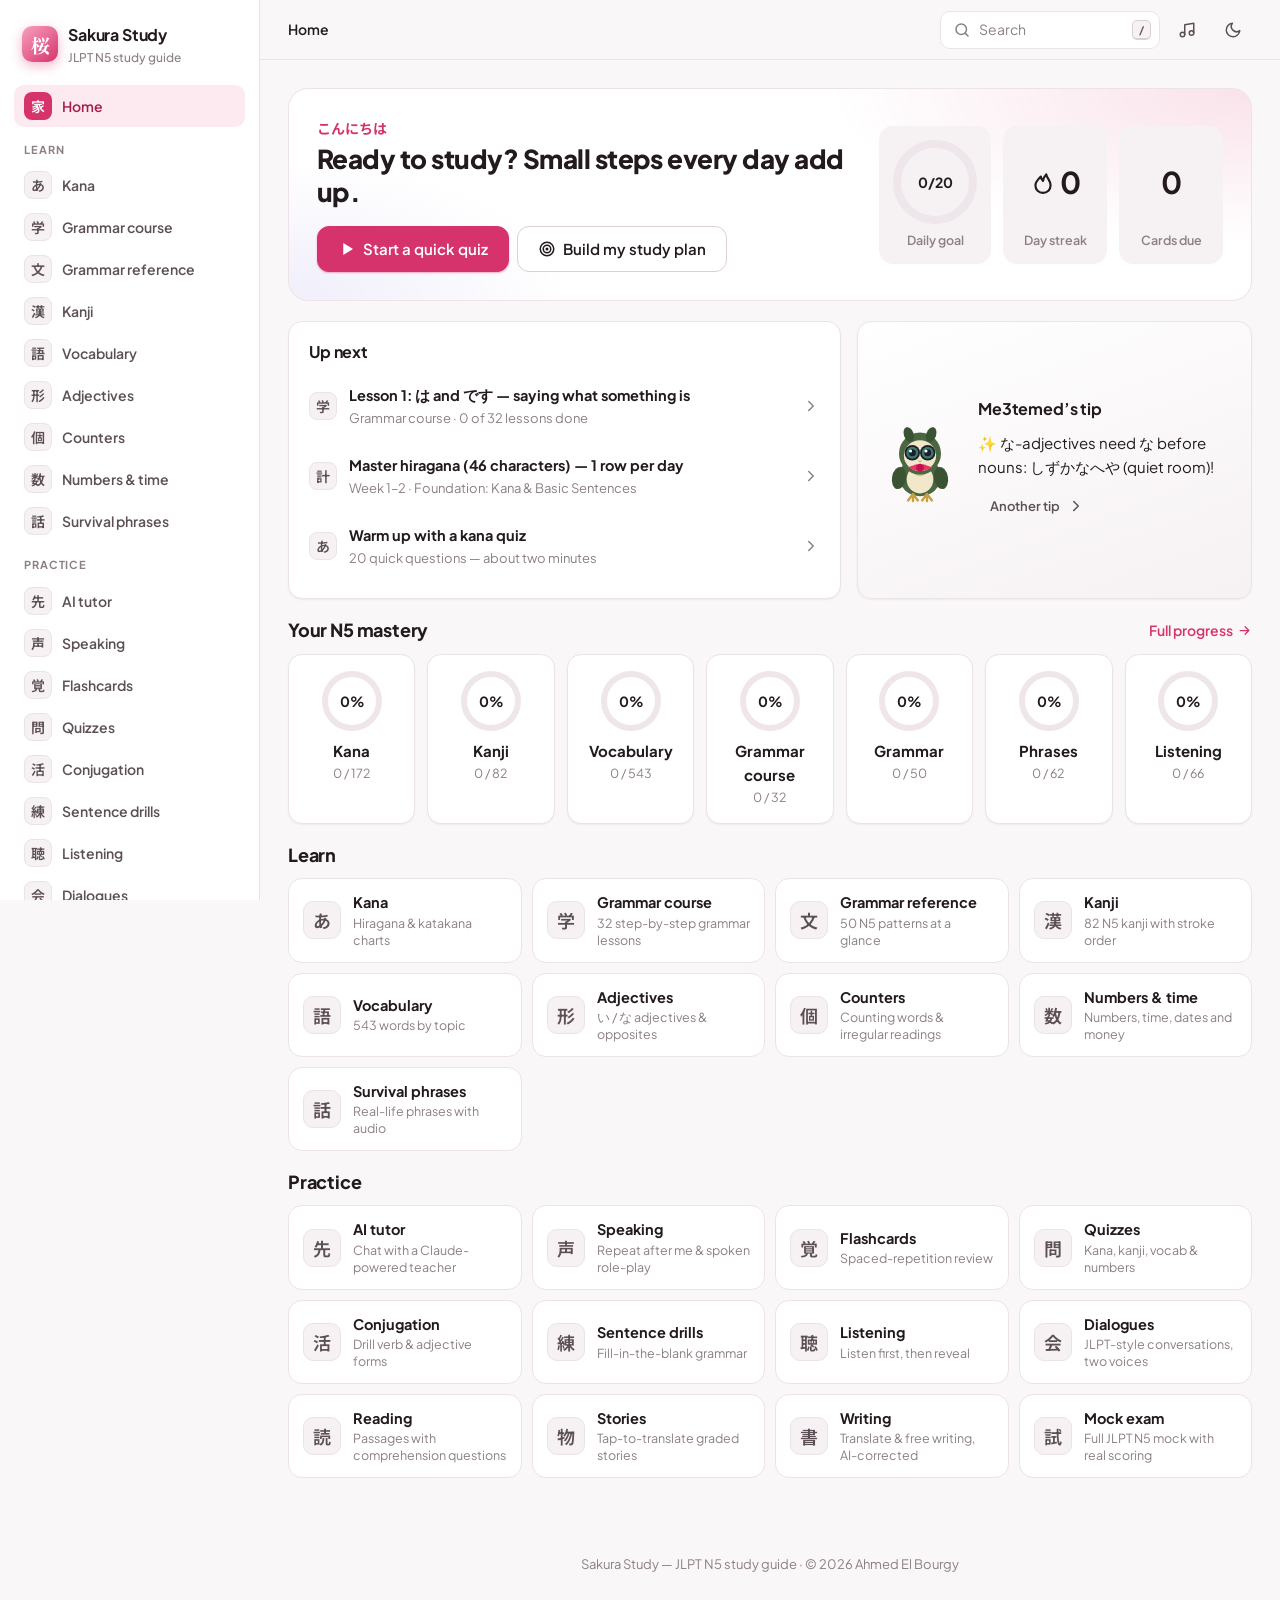
<file: index.html>
<!doctype html>
<html lang="en" data-theme="light">
<head>
  <meta charset="utf-8">
  <meta name="viewport" content="width=device-width, initial-scale=1, viewport-fit=cover">
  <title>Sakura Study · JLPT N5</title>
  <meta name="description" content="Sakura Study — a complete, free JLPT N5 Japanese study guide: kana, grammar, kanji, vocabulary, flashcards, quizzes and a mock exam.">
  <meta name="theme-color" content="#d6336c">
  <link rel="icon" href="data:image/svg+xml,%3Csvg xmlns='http://www.w3.org/2000/svg' viewBox='0 0 100 100'%3E%3Ctext y='.9em' font-size='90'%3E🌸%3C/text%3E%3C/svg%3E">
  <link rel="preconnect" href="https://fonts.googleapis.com">
  <link rel="preconnect" href="https://fonts.gstatic.com" crossorigin>
  <link href="https://fonts.googleapis.com/css2?family=Noto+Sans+JP:wght@400;500;600;700&family=Noto+Serif+JP:wght@500;600&family=Plus+Jakarta+Sans:wght@400;500;600;700;800&display=swap" rel="stylesheet">
  <link rel="stylesheet" href="assets/css/app.css">
  <script>
    // Apply the saved theme before first paint to avoid a flash
    try {
      var s = JSON.parse(localStorage.getItem('sakura_settings') || '{}');
      var t = s.theme || (localStorage.getItem('sakura_dark') === '1' ? 'dark' : 'auto');
      if (t === 'dark' || (t === 'auto' && matchMedia('(prefers-color-scheme: dark)').matches)) document.documentElement.dataset.theme = 'dark';
    } catch (e) {}
  </script>
</head>
<body>
  <div class="app">
    <aside class="sidebar" id="sidebar" aria-label="Sections">
      <a class="brand" href="#/home">
        <span class="brand-mark" lang="ja">桜</span>
        <span><b>Sakura Study</b><small>JLPT N5 study guide</small></span>
      </a>
      <nav id="sidebar-nav"></nav>
      <div id="account-card"></div>
    </aside>

    <div class="main">
      <header class="topbar">
        <button class="icon-btn" id="menu-btn" aria-label="Open menu"></button>
        <div id="crumb"></div>
        <span class="spacer"></span>
        <button id="search-btn" aria-label="Search (press /)"></button>
        <div id="sound-wrap"><button class="icon-btn" id="sound-btn" aria-label="Study ambience" title="Study ambience"></button></div>
        <button class="icon-btn" id="theme-btn" aria-label="Toggle dark mode"></button>
      </header>
      <main id="view" class="view" tabindex="-1"></main>
      <footer class="footer">Sakura Study — JLPT N5 study guide · © 2026 Ahmed El Bourgy</footer>
    </div>
  </div>
  <div id="scrim"></div>
  <nav id="bottom-nav" aria-label="Quick navigation"></nav>
  <noscript><p style="padding:2rem;text-align:center">Sakura Study needs JavaScript enabled.</p></noscript>

  <!-- Content (plain data — edit these to change what's taught) -->
  <script defer src="assets/js/data/grammar.js"></script>
  <script defer src="assets/js/data/kana.js"></script>
  <script defer src="assets/js/data/kanji.js"></script>
  <script defer src="assets/js/data/strokes.js"></script>
  <script defer src="assets/js/data/vocab.js"></script>
  <script defer src="assets/js/data/counters.js"></script>
  <script defer src="assets/js/data/numbers.js"></script>
  <script defer src="assets/js/data/phrases.js"></script>
  <script defer src="assets/js/data/practice.js"></script>
  <script defer src="assets/js/data/reading.js"></script>
  <script defer src="assets/js/data/plan.js"></script>
  <script defer src="assets/js/data/course1.js"></script>
  <script defer src="assets/js/data/course2.js"></script>
  <script defer src="assets/js/data/course.js"></script>
  <script defer src="assets/js/data/stories.js"></script>
  <script defer src="assets/js/data/dialogues.js"></script>
  <script defer src="assets/js/shared/conjugate.js"></script>
  <script defer src="assets/js/shared/sakura-ai.js"></script>

  <!-- Core -->
  <script defer src="assets/js/core/util.js"></script>
  <script defer src="assets/js/core/store.js"></script>
  <script defer src="assets/js/core/ai.js"></script>
  <script defer src="assets/js/core/tts.js"></script>
  <script defer src="assets/js/core/ui.js"></script>
  <script defer src="assets/js/core/quiz.js"></script>
  <script defer src="assets/js/core/cloud.js"></script>
  <script defer src="assets/js/core/ambient.js"></script>
  <script defer src="assets/js/core/strokes.js"></script>
  <script defer src="assets/js/core/custom.js"></script>
  <script defer src="assets/js/core/search.js"></script>
  <script defer src="assets/js/core/chat.js"></script>

  <!-- Pages -->
  <script defer src="assets/js/views/home.js"></script>
  <script defer src="assets/js/views/kana.js"></script>
  <script defer src="assets/js/views/course.js"></script>
  <script defer src="assets/js/views/grammar.js"></script>
  <script defer src="assets/js/views/kanji.js"></script>
  <script defer src="assets/js/views/vocab.js"></script>
  <script defer src="assets/js/views/adjectives.js"></script>
  <script defer src="assets/js/views/counters.js"></script>
  <script defer src="assets/js/views/numbers.js"></script>
  <script defer src="assets/js/views/phrases.js"></script>
  <script defer src="assets/js/views/tutor.js"></script>
  <script defer src="assets/js/views/review.js"></script>
  <script defer src="assets/js/views/quiz.js"></script>
  <script defer src="assets/js/views/drills.js"></script>
  <script defer src="assets/js/views/listening.js"></script>
  <script defer src="assets/js/views/reading.js"></script>
  <script defer src="assets/js/views/writing.js"></script>
  <script defer src="assets/js/views/exam.js"></script>
  <script defer src="assets/js/views/conjugate.js"></script>
  <script defer src="assets/js/views/stories.js"></script>
  <script defer src="assets/js/views/dialogues.js"></script>
  <script defer src="assets/js/views/speaking.js"></script>
  <script defer src="assets/js/views/progress.js"></script>
  <script defer src="assets/js/views/bookmarks.js"></script>
  <script defer src="assets/js/views/myplan.js"></script>
  <script defer src="assets/js/views/plan.js"></script>
  <script defer src="assets/js/views/dictionary.js"></script>
  <script defer src="assets/js/views/anime.js"></script>
  <script defer src="assets/js/views/resources.js"></script>
  <script defer src="assets/js/views/account.js"></script>

  <!-- App shell (last) -->
  <script defer src="assets/js/main.js"></script>
</body>
</html>
</file>
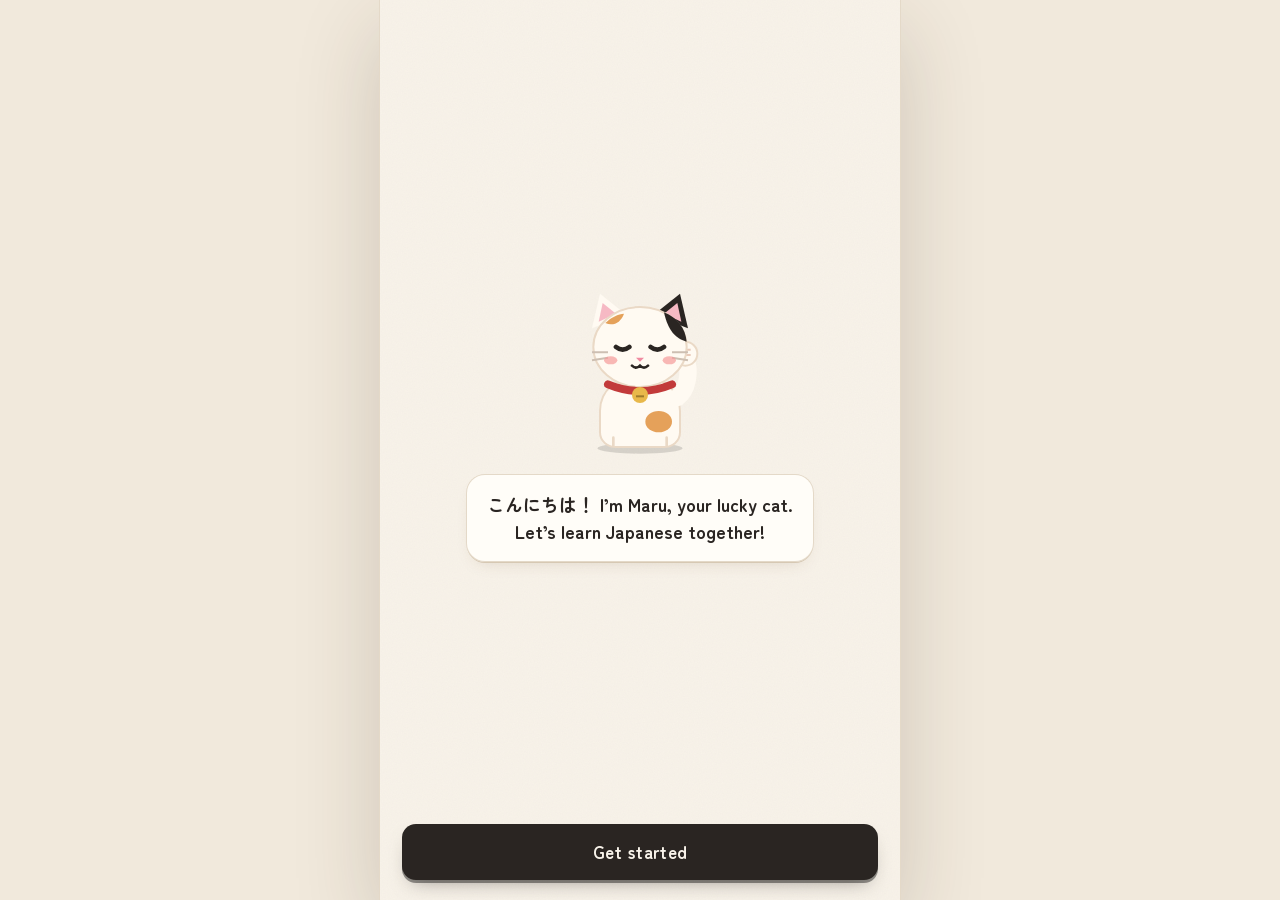
<file: app/index.html>
<!doctype html>
<html lang="en">
<head>
  <meta charset="utf-8">
  <meta name="viewport" content="width=device-width, initial-scale=1, viewport-fit=cover, user-scalable=no">
  <title>Sakura Study</title>
  <meta name="description" content="Learn Japanese for the JLPT N5 — bite-sized lessons, streaks and practice on the go.">
  <meta name="theme-color" content="#f8f3ea" media="(prefers-color-scheme: light)">
  <meta name="theme-color" content="#151a2b" media="(prefers-color-scheme: dark)">
  <!-- iPhone: install to Home Screen and run full-screen -->
  <meta name="apple-mobile-web-app-capable" content="yes">
  <meta name="mobile-web-app-capable" content="yes">
  <meta name="apple-mobile-web-app-status-bar-style" content="default">
  <meta name="apple-mobile-web-app-title" content="Sakura Study">
  <link rel="apple-touch-icon" href="icons/icon-180.png">
  <link rel="icon" type="image/png" sizes="192x192" href="icons/icon-192.png">
  <link rel="manifest" href="manifest.webmanifest">
  <link rel="preconnect" href="https://fonts.googleapis.com">
  <link rel="preconnect" href="https://fonts.gstatic.com" crossorigin>
  <link href="https://fonts.googleapis.com/css2?family=Shippori+Mincho:wght@600;700;800&family=Zen+Maru+Gothic:wght@500;700&display=swap" rel="stylesheet">
  <link rel="stylesheet" href="app.css">
</head>
<body>
  <div class="app">
    <main id="screen"></main>
    <nav id="tabbar" aria-label="Main"></nav>
  </div>
  <noscript><p style="padding:2rem;text-align:center">Sakura Study needs JavaScript.</p></noscript>

  <!-- Study content is shared with the website (../assets/js/data) -->
  <script defer src="../assets/js/data/grammar.js"></script>
  <script defer src="../assets/js/data/kana.js"></script>
  <script defer src="../assets/js/data/kanji.js"></script>
  <script defer src="../assets/js/data/strokes.js"></script>
  <script defer src="../assets/js/data/vocab.js"></script>
  <script defer src="../assets/js/data/phrases.js"></script>
  <script defer src="../assets/js/data/practice.js"></script>
  <script defer src="../assets/js/data/course1.js"></script>
  <script defer src="../assets/js/data/course2.js"></script>
  <script defer src="../assets/js/data/course.js"></script>
  <script defer src="../assets/js/data/stories.js"></script>
  <script defer src="../assets/js/data/dialogues.js"></script>
  <script defer src="../assets/js/shared/conjugate.js"></script>
  <script defer src="../assets/js/shared/sakura-ai.js"></script>

  <script defer src="js/core.js"></script>
  <script defer src="js/fun.js"></script>
  <script defer src="js/course.js"></script>
  <script defer src="js/lesson.js"></script>
  <script defer src="js/screens.js"></script>
  <script defer src="js/grammar.js"></script>
  <script defer src="js/extras.js"></script>
  <script defer src="js/games.js"></script>
  <script defer src="js/write.js"></script>
  <script defer src="js/main.js"></script>
</body>
</html>
</file>
<file: assets/css/app.css>
/* ==========================================================================
   Sakura Study — design system
   1. Tokens   2. Base   3. Layout shell   4. Components   5. Pages   6. Responsive
   ========================================================================== */

/* 1. Tokens ---------------------------------------------------------------- */
:root {
  --font-ui: "Plus Jakarta Sans", system-ui, -apple-system, "Segoe UI", Roboto, sans-serif;
  --font-jp: "Noto Sans JP", "Hiragino Sans", "Yu Gothic", "Meiryo", sans-serif;
  --font-display: "Noto Serif JP", "Hiragino Mincho ProN", "Yu Mincho", serif;

  --bg: #faf7f8;
  --surface: #ffffff;
  --surface-2: #f6f1f3;
  --surface-3: #eee6ea;
  --border: #ece3e7;
  --border-strong: #dccfd5;
  --text: #221a1e;
  --text-2: #5c5056;
  --text-3: #8c7f86;

  --primary: #d6336c;
  --primary-hover: #bd295c;
  --primary-soft: #fde9f0;
  --primary-ink: #a51f4e;
  --on-primary: #ffffff;
  --accent: #6b5bd2;
  --accent-soft: #eeebfb;

  --good: #1d8656; --good-soft: #e2f4ea;
  --warn: #a86400; --warn-soft: #fdf0d9;
  --bad: #c43535; --bad-soft: #fde6e6;

  --radius-sm: 8px;
  --radius: 14px;
  --radius-lg: 20px;
  --shadow-sm: 0 1px 2px rgba(34, 26, 30, .05);
  --shadow: 0 1px 2px rgba(34, 26, 30, .04), 0 4px 16px rgba(34, 26, 30, .05);
  --shadow-lg: 0 10px 40px rgba(34, 26, 30, .16);
  --sidebar-w: 260px;
  --topbar-h: 60px;
  --content-w: 1120px;
  --ring: 0 0 0 3px color-mix(in srgb, var(--primary) 30%, transparent);
}

:root[data-theme="dark"] {
  color-scheme: dark;
  --bg: #131013;
  --surface: #1c181b;
  --surface-2: #241f23;
  --surface-3: #2d272b;
  --border: #322a2f;
  --border-strong: #463b41;
  --text: #f3ecef;
  --text-2: #c2b6bc;
  --text-3: #8f8389;
  --primary: #f0679a;
  --primary-hover: #f489b0;
  --primary-soft: #3a1d29;
  --primary-ink: #ffb3cd;
  --on-primary: #1c0f15;
  --accent: #a597f5;
  --accent-soft: #2a2545;
  --good: #4fc38d; --good-soft: #15301f;
  --warn: #f0b551; --warn-soft: #382a12;
  --bad: #f17a7a; --bad-soft: #3b1b1b;
  --shadow-sm: none;
  --shadow: 0 1px 2px rgba(0, 0, 0, .3);
  --shadow-lg: 0 12px 40px rgba(0, 0, 0, .5);
}

/* 2. Base ------------------------------------------------------------------ */
*, *::before, *::after { box-sizing: border-box; }
html { -webkit-text-size-adjust: 100%; scroll-padding-top: calc(var(--topbar-h) + 16px); }
body {
  margin: 0; background: var(--bg); color: var(--text);
  font: 15px/1.6 var(--font-ui); -webkit-font-smoothing: antialiased;
}
[lang="ja"] { font-family: var(--font-jp); }
h1, h2, h3, h4 { margin: 0; line-height: 1.25; letter-spacing: -.01em; }
p { margin: 0 0 .75em; }
p:last-child { margin-bottom: 0; }
a { color: var(--primary); text-decoration: none; }
a:hover { text-decoration: underline; }
button, input, select, textarea { font: inherit; color: inherit; }
button { cursor: pointer; }
img { max-width: 100%; display: block; }
:focus-visible { outline: none; box-shadow: var(--ring); border-radius: var(--radius-sm); }
::selection { background: var(--primary-soft); }
kbd {
  font: 600 11px/1 var(--font-ui); padding: 3px 6px; border-radius: 5px;
  background: var(--surface-2); border: 1px solid var(--border-strong); border-bottom-width: 2px; color: var(--text-2);
}
details > summary { cursor: pointer; }
.sr-only { position: absolute; width: 1px; height: 1px; overflow: hidden; clip: rect(0 0 0 0); white-space: nowrap; }
.muted { color: var(--text-3); }
.small { font-size: 13px; }
.strong { font-weight: 700; }
.center { text-align: center; }
.right { text-align: right; }
.nowrap { white-space: nowrap; }
.good-text { color: var(--good); }
.bad-text { color: var(--bad); }
.ic { width: 18px; height: 18px; flex: none; }

/* 3. Layout shell ---------------------------------------------------------- */
.app { display: grid; grid-template-columns: var(--sidebar-w) minmax(0, 1fr); min-height: 100vh; }

.sidebar {
  position: sticky; top: 0; height: 100vh; overflow-y: auto; display: flex; flex-direction: column;
  background: var(--surface); border-right: 1px solid var(--border); padding: 18px 14px 14px;
  scrollbar-width: thin;
}
.brand { display: flex; align-items: center; gap: 10px; padding: 4px 8px 18px; color: var(--text); }
.brand:hover { text-decoration: none; }
.brand-mark {
  width: 36px; height: 36px; border-radius: 10px; display: grid; place-items: center;
  background: linear-gradient(140deg, #f7a1bf, var(--primary)); color: #fff; font: 700 19px/1 var(--font-display);
  box-shadow: 0 4px 12px color-mix(in srgb, var(--primary) 35%, transparent);
}
.brand b { display: block; font-size: 16px; letter-spacing: -.01em; }
.brand small { display: block; color: var(--text-3); font-size: 12px; font-weight: 500; }
.nav-group { margin-bottom: 14px; }
.nav-label { font-size: 11px; font-weight: 700; letter-spacing: .08em; text-transform: uppercase; color: var(--text-3); padding: 0 10px 6px; }
.nav-link {
  display: flex; align-items: center; gap: 10px; padding: 7px 10px; border-radius: 10px;
  color: var(--text-2); font-weight: 600; font-size: 14px;
}
.nav-link:hover { background: var(--surface-2); color: var(--text); text-decoration: none; }
.nav-link.on { background: var(--primary-soft); color: var(--primary-ink); }
.nav-link.on .glyph { background: var(--primary); color: var(--on-primary); border-color: transparent; }
.glyph {
  width: 28px; height: 28px; border-radius: 8px; display: inline-grid; place-items: center; flex: none;
  font: 600 14px/1 var(--font-jp); background: var(--surface-2); color: var(--text-2); border: 1px solid var(--border);
}
.glyph.sm { width: 22px; height: 22px; font-size: 12px; border-radius: 6px; }
.glyph.big { width: 44px; height: 44px; font-size: 21px; border-radius: 12px; background: var(--primary-soft); color: var(--primary-ink); border: 0; }
.glyph.huge { width: 84px; height: 84px; font: 600 42px/1 var(--font-display); border-radius: 22px; background: var(--primary-soft); color: var(--primary-ink); border: 0; margin: 0 auto 12px; }
.glyph .ic { width: 20px; height: 20px; }

#account-card { margin-top: auto; display: flex; align-items: center; gap: 8px; padding-top: 12px; border-top: 1px solid var(--border); }
.account-link { flex: 1; min-width: 0; display: flex; align-items: center; gap: 10px; padding: 8px; border-radius: 12px; color: var(--text); }
.account-link:hover, .account-link.on { background: var(--surface-2); text-decoration: none; }
.account-text { min-width: 0; }
.account-text b, .account-text small { display: block; overflow: hidden; text-overflow: ellipsis; white-space: nowrap; }
.account-text b { font-size: 14px; }
.account-text small { color: var(--text-3); font-size: 12px; }
.avatar {
  width: 34px; height: 34px; border-radius: 50%; display: grid; place-items: center; flex: none; object-fit: cover;
  background: var(--primary); color: var(--on-primary); font-weight: 700;
}
.avatar.ghost { background: var(--surface-2); color: var(--text-3); border: 1px solid var(--border); }
.avatar.lg { width: 64px; height: 64px; font-size: 26px; }
.streak-chip { display: inline-flex; align-items: center; gap: 3px; font-weight: 700; font-size: 13px; color: var(--text-3); padding: 5px 9px; border-radius: 999px; background: var(--surface-2); }
.streak-chip .ic { width: 15px; height: 15px; }
.streak-chip.lit, .streak.lit { color: #e8590c; }
.streak-chip.lit { background: #fff0e6; }
:root[data-theme="dark"] .streak-chip.lit { background: #3a2210; color: #ff9a52; }

.main { min-width: 0; display: flex; flex-direction: column; }
.topbar {
  position: sticky; top: 0; z-index: 40; height: var(--topbar-h); display: flex; align-items: center; gap: 8px;
  padding: 0 28px; background: color-mix(in srgb, var(--bg) 85%, transparent);
  backdrop-filter: saturate(1.4) blur(12px); -webkit-backdrop-filter: saturate(1.4) blur(12px); border-bottom: 1px solid var(--border);
}
#crumb { display: flex; align-items: center; gap: 6px; font-weight: 600; font-size: 14px; min-width: 0; white-space: nowrap; overflow: hidden; }
#crumb .crumb-group { color: var(--text-3); }
#crumb .ic { width: 14px; height: 14px; color: var(--text-3); }
.topbar .spacer { flex: 1; }
.icon-btn {
  width: 38px; height: 38px; border-radius: 10px; border: 1px solid transparent; background: transparent; color: var(--text-2);
  display: inline-grid; place-items: center; flex: none;
}
.icon-btn:hover { background: var(--surface-2); color: var(--text); }
.icon-btn.on { color: var(--primary); background: var(--primary-soft); }
#menu-btn { display: none; }
#search-btn {
  display: inline-flex; align-items: center; gap: 8px; height: 38px; padding: 0 8px 0 12px; min-width: 220px;
  border-radius: 10px; border: 1px solid var(--border); background: var(--surface); color: var(--text-3); font-size: 14px;
}
#search-btn:hover { border-color: var(--border-strong); color: var(--text-2); }
#search-btn kbd { margin-left: auto; }
#sound-wrap { position: relative; }

.view { flex: 1; width: 100%; max-width: calc(var(--content-w) + 56px); margin: 0 auto; padding: 28px 28px 56px; outline: none; }
.page > * + * { margin-top: 20px; }
.footer { padding: 20px 28px 28px; color: var(--text-3); font-size: 13px; text-align: center; }
#bottom-nav, #scrim { display: none; }

/* 4. Components ------------------------------------------------------------ */
.btn {
  display: inline-flex; align-items: center; justify-content: center; gap: 7px; min-height: 38px; padding: 0 15px;
  border-radius: 10px; border: 1px solid var(--border-strong); background: var(--surface); color: var(--text);
  font-weight: 600; font-size: 14px; white-space: nowrap; transition: background .15s, border-color .15s, transform .05s;
}
.btn:hover { background: var(--surface-2); text-decoration: none; }
.btn:active { transform: translateY(1px); }
.btn:disabled { opacity: .55; cursor: not-allowed; }
.btn.primary { background: var(--primary); border-color: var(--primary); color: var(--on-primary); box-shadow: 0 1px 2px color-mix(in srgb, var(--primary) 40%, transparent); }
.btn.primary:hover { background: var(--primary-hover); border-color: var(--primary-hover); }
.btn.ghost { background: transparent; border-color: transparent; color: var(--text-2); }
.btn.ghost:hover { background: var(--surface-2); color: var(--text); }
.btn.danger { color: var(--bad); }
.btn.sm { min-height: 32px; padding: 0 11px; font-size: 13px; border-radius: 8px; }
.btn.lg { min-height: 46px; padding: 0 20px; font-size: 15px; border-radius: 12px; }
.btn.block { width: 100%; }
.btn.loading { opacity: .7; pointer-events: none; }
.btn.loading::after { content: ""; width: 14px; height: 14px; border: 2px solid currentColor; border-right-color: transparent; border-radius: 50%; animation: spin .7s linear infinite; }
.btn kbd { background: transparent; border-color: currentColor; color: inherit; opacity: .6; }
.btn.grade.again { color: var(--bad); }
.btn.grade.good { color: var(--good); }
.btn.grade.easy { color: var(--accent); }
.btn.grade.chosen { background: var(--surface-3); border-color: currentColor; }
label.btn input[type=file] { display: none; }

.btn-icon {
  display: inline-flex; align-items: center; justify-content: center; gap: 4px; min-width: 32px; height: 32px; padding: 0 7px;
  border-radius: 8px; border: 1px solid transparent; background: transparent; color: var(--text-3); font-weight: 700; font-size: 12px;
}
.btn-icon:hover { background: var(--surface-2); color: var(--text); }
.btn-icon.speaking, .play-btn.speaking { color: var(--primary); background: var(--primary-soft); }
.btn-icon.bm.on { color: #e0a100; }
.btn-icon.bm.on svg { fill: currentColor; }
.speak-group { display: inline-flex; align-items: center; vertical-align: middle; gap: 1px; }
.speak-group .btn-icon span { font-size: 13px; }

.know-group { display: inline-flex; gap: 6px; }
.know-btn {
  display: inline-flex; align-items: center; gap: 5px; height: 30px; padding: 0 10px; border-radius: 999px;
  border: 1px solid var(--border); background: var(--surface); color: var(--text-3); font-size: 12.5px; font-weight: 600;
}
.know-btn .ic { width: 14px; height: 14px; }
.know-btn:hover { border-color: var(--border-strong); color: var(--text); }
.know-btn.on.known { background: var(--good-soft); border-color: transparent; color: var(--good); }
.know-btn.on.review { background: var(--warn-soft); border-color: transparent; color: var(--warn); }

.page-head { display: flex; align-items: flex-end; justify-content: space-between; gap: 16px 24px; flex-wrap: wrap; }
.page-head-text { max-width: 720px; }
.kicker { font-size: 12px; font-weight: 700; letter-spacing: .08em; text-transform: uppercase; color: var(--primary); margin-bottom: 4px; }
.page-head h1 { font-size: 30px; font-weight: 800; letter-spacing: -.02em; }
.h1-jp { font: 500 18px/1 var(--font-jp); color: var(--text-3); margin-left: 6px; letter-spacing: 0; }
.lead { color: var(--text-2); font-size: 15.5px; margin-top: 8px; }
.page-head-actions { display: flex; gap: 8px; flex-wrap: wrap; }

.toolbar { display: flex; align-items: center; gap: 10px 16px; flex-wrap: wrap; }
.toolbar.sticky {
  position: sticky; top: var(--topbar-h); z-index: 20; margin-left: -8px; margin-right: -8px; padding: 10px 8px;
  background: color-mix(in srgb, var(--bg) 92%, transparent); backdrop-filter: blur(10px); -webkit-backdrop-filter: blur(10px);
}
.toolbar .search-field { flex: 1 1 240px; max-width: 380px; margin-left: auto; }
.chips, .tabs { display: flex; gap: 6px; flex-wrap: wrap; }
.chip {
  display: inline-flex; align-items: center; gap: 6px; height: 32px; padding: 0 12px; border-radius: 999px;
  border: 1px solid var(--border); background: var(--surface); color: var(--text-2); font-size: 13px; font-weight: 600;
}
.chip:hover { border-color: var(--border-strong); color: var(--text); }
.chip.on { background: var(--text); border-color: var(--text); color: var(--bg); }
.chip-n { font-size: 11px; font-weight: 700; opacity: .6; }
.tabs { background: var(--surface-2); padding: 4px; border-radius: 12px; gap: 2px; }
.tabs .tab { border: 0; background: transparent; height: 32px; border-radius: 9px; }
.tabs .tab.on { background: var(--surface); color: var(--text); box-shadow: var(--shadow-sm), 0 0 0 1px var(--border); }

.search-field {
  display: flex; align-items: center; gap: 8px; height: 38px; padding: 0 12px; border-radius: 10px;
  border: 1px solid var(--border-strong); background: var(--surface); color: var(--text-3);
}
.search-field:focus-within { border-color: var(--primary); box-shadow: var(--ring); }
.search-field input { flex: 1; min-width: 0; border: 0; outline: 0; background: transparent; height: 100%; }

.switch { display: inline-flex; align-items: center; gap: 8px; font-size: 13.5px; font-weight: 600; color: var(--text-2); cursor: pointer; user-select: none; }
.switch input { position: absolute; opacity: 0; }
.switch span { width: 36px; height: 20px; border-radius: 999px; background: var(--border-strong); position: relative; transition: background .2s; }
.switch span::after { content: ""; position: absolute; top: 2px; left: 2px; width: 16px; height: 16px; border-radius: 50%; background: #fff; transition: transform .2s; box-shadow: 0 1px 2px rgba(0,0,0,.2); }
.switch input:checked + span { background: var(--primary); }
.switch input:checked + span::after { transform: translateX(16px); }
.switch input:focus-visible + span { box-shadow: var(--ring); }

.card { background: var(--surface); border: 1px solid var(--border); border-radius: var(--radius); padding: 20px; box-shadow: var(--shadow-sm); }
.card.flush { padding: 0; overflow: hidden; }
.card.tip { background: var(--surface-2); box-shadow: none; }
.card-title { font-size: 16px; font-weight: 700; margin-bottom: 12px; display: flex; align-items: center; gap: 8px; }
.card-title .muted { font-weight: 500; font-size: 13px; }
.mini-title { font-size: 12px; font-weight: 700; letter-spacing: .06em; text-transform: uppercase; color: var(--text-3); margin: 16px 0 8px; }
.card-foot { display: flex; align-items: center; gap: 8px; flex-wrap: wrap; margin-top: 14px; padding-top: 12px; border-top: 1px solid var(--border); }
.section-block > * + * { margin-top: 12px; }
.section-title { font-size: 18px; font-weight: 750; display: flex; align-items: baseline; gap: 8px; }
.section-title .muted { font-size: 14px; font-weight: 500; }
.section-head { display: flex; align-items: center; justify-content: space-between; gap: 12px; margin-bottom: 4px; }
.section-head .card-title { margin: 0; }
.link { color: var(--primary); font-weight: 600; font-size: 14px; display: inline-flex; align-items: center; gap: 4px; background: none; border: 0; padding: 0; }
.link .ic { width: 15px; height: 15px; }

.grid-2 { display: grid; grid-template-columns: repeat(2, minmax(0, 1fr)); gap: 16px; }
.grid-2.top { align-items: start; }
.grid-3 { display: grid; grid-template-columns: repeat(3, minmax(0, 1fr)); gap: 10px; }
.stack > * + * { margin-top: 12px; }
.row { display: flex; align-items: center; }
.row.gap { gap: 8px; }
.row.wrap { flex-wrap: wrap; }
.row.center { justify-content: center; }
.row.end { justify-content: flex-end; align-items: flex-end; }
.spacer { flex: 1; }
.grow { flex: 1; }
.span-all { grid-column: 1 / -1; }

.badge {
  display: inline-flex; align-items: center; height: 22px; padding: 0 8px; border-radius: 6px; font-size: 12px; font-weight: 700;
  background: var(--surface-3); color: var(--text-2); white-space: nowrap;
}
.badge.soft { background: var(--surface-2); color: var(--text-2); border: 1px solid var(--border); }
.badge.primary { background: var(--primary-soft); color: var(--primary-ink); }
.badge.good, .badge.beginner { background: var(--good-soft); color: var(--good); }
.badge.warn, .badge.intermediate { background: var(--warn-soft); color: var(--warn); }
.badge.bad, .badge.advanced { background: var(--bad-soft); color: var(--bad); }
.badge.iadj, .badge.g1 { background: #fde8e8; color: #b42d2d; }
.badge.naadj, .badge.g2 { background: #efe9fd; color: #6741c7; }
.badge.g3 { background: #e3f1fb; color: #1f6aa5; }
:root[data-theme="dark"] .badge.iadj, :root[data-theme="dark"] .badge.g1 { background: #3d1b1b; color: #f59a9a; }
:root[data-theme="dark"] .badge.naadj, :root[data-theme="dark"] .badge.g2 { background: #2c2347; color: #bba8f7; }
:root[data-theme="dark"] .badge.g3 { background: #172d3d; color: #8cc6ef; }
.tag { display: inline-block; font-size: 12px; font-weight: 600; color: var(--text-3); background: var(--surface-2); padding: 2px 8px; border-radius: 6px; }

.callout { margin-top: 12px; padding: 10px 14px; border-radius: 10px; background: var(--primary-soft); color: var(--text); font-size: 14px; border-left: 3px solid var(--primary); }
.callout.warn { background: var(--warn-soft); border-color: var(--warn); }

.bar { flex: 1; height: 8px; border-radius: 999px; background: var(--surface-3); overflow: hidden; min-width: 40px; }
.bar span { display: block; height: 100%; border-radius: inherit; background: var(--primary); transition: width .5s ease; }
.bar.good span { background: var(--good); }
.bar.warn span { background: var(--warn); }
.bar.bad span { background: var(--bad); }

.ring { flex: none; }
.ring-track { fill: none; stroke: var(--surface-3); }
.ring-fill { fill: none; stroke: var(--primary); stroke-linecap: round; transition: stroke-dashoffset .8s ease; }
.ring-good .ring-fill { stroke: var(--good); }
.ring-warn .ring-fill { stroke: var(--warn); }
.ring-bad .ring-fill { stroke: var(--bad); }
.ring text { fill: var(--text); font: 700 14px var(--font-ui); }

.empty { text-align: center; padding: 36px 16px; color: var(--text-2); }
.empty-mark { width: 64px; height: 64px; margin: 0 auto 12px; border-radius: 18px; display: grid; place-items: center; background: var(--surface-2); color: var(--text-3); font: 500 28px/1 var(--font-display); }
.empty h3 { font-size: 17px; margin-bottom: 6px; color: var(--text); }
.empty p { max-width: 420px; margin: 0 auto 14px; }

.table-wrap { overflow-x: auto; }
.table { width: 100%; border-collapse: collapse; font-size: 14px; }
.table th { text-align: left; font-size: 12px; font-weight: 700; letter-spacing: .04em; text-transform: uppercase; color: var(--text-3); padding: 10px 14px; border-bottom: 1px solid var(--border); background: var(--surface-2); }
.table td { padding: 10px 14px; border-bottom: 1px solid var(--border); vertical-align: middle; }
.table tbody tr:last-child td { border-bottom: 0; }
.table tbody tr:hover td { background: color-mix(in srgb, var(--surface-2) 60%, transparent); }
.table.compact td { padding: 6px 8px; }
.card .table th:first-child, .card .table td:first-child { padding-left: 0; }
.card.flush .table th:first-child, .card.flush .table td:first-child { padding-left: 20px; }
.card.flush .table th:last-child, .card.flush .table td:last-child { padding-right: 16px; }
.card .table th { background: transparent; }
.link-speak { border: 0; background: none; padding: 0; font: inherit; font-weight: 600; color: var(--text); cursor: pointer; border-bottom: 1px dashed var(--border-strong); }
.link-speak:hover, .link-speak.speaking { color: var(--primary); border-color: var(--primary); }

/* Modal */
.modal-overlay {
  position: fixed; inset: 0; z-index: 100; display: grid; place-items: center; padding: 20px;
  background: rgba(20, 12, 16, .5); opacity: 0; transition: opacity .2s;
}
.modal-overlay.open { opacity: 1; }
.modal {
  width: 100%; max-width: 520px; max-height: calc(100vh - 40px); overflow: auto; background: var(--surface);
  border-radius: var(--radius-lg); box-shadow: var(--shadow-lg); transform: translateY(12px) scale(.98); transition: transform .2s;
}
.modal.wide { max-width: 860px; }
.modal-overlay.open .modal { transform: none; }
.modal-head { position: sticky; top: 0; z-index: 1; display: flex; align-items: center; justify-content: space-between; gap: 12px; padding: 16px 20px; border-bottom: 1px solid var(--border); background: var(--surface); }
.modal-head h2 { font-size: 17px; }
.modal-body { padding: 20px; }

/* Toasts */
#toasts { position: fixed; z-index: 200; left: 50%; bottom: 24px; transform: translateX(-50%); display: flex; flex-direction: column; align-items: center; gap: 8px; pointer-events: none; }
.toast { padding: 10px 16px; border-radius: 12px; background: var(--text); color: var(--bg); font-weight: 600; font-size: 14px; box-shadow: var(--shadow-lg); opacity: 0; transform: translateY(8px); transition: opacity .25s, transform .25s; }
.toast.show { opacity: 1; transform: none; }
.confetti { position: fixed; inset: 0; z-index: 150; pointer-events: none; }

/* Search palette */
.palette-overlay { position: fixed; inset: 0; z-index: 120; background: rgba(20, 12, 16, .45); display: flex; justify-content: center; align-items: flex-start; padding: 10vh 16px 16px; opacity: 0; transition: opacity .15s; }
.palette-overlay.open { opacity: 1; }
.palette { width: 100%; max-width: 620px; background: var(--surface); border-radius: var(--radius-lg); box-shadow: var(--shadow-lg); overflow: hidden; border: 1px solid var(--border); }
.palette-input { display: flex; align-items: center; gap: 10px; padding: 0 16px; height: 56px; border-bottom: 1px solid var(--border); color: var(--text-3); }
.palette-input input { flex: 1; border: 0; outline: 0; background: transparent; font-size: 16px; color: var(--text); }
.palette-results { max-height: min(60vh, 480px); overflow-y: auto; padding: 8px; }
.palette-group { font-size: 11px; font-weight: 700; letter-spacing: .08em; text-transform: uppercase; color: var(--text-3); padding: 10px 10px 4px; }
.palette-item { display: flex; align-items: baseline; gap: 12px; width: 100%; padding: 9px 10px; border: 0; border-radius: 10px; background: transparent; text-align: left; }
.palette-item.sel, .palette-item:hover { background: var(--primary-soft); }
.palette-title { font-weight: 700; flex: none; max-width: 50%; overflow: hidden; text-overflow: ellipsis; white-space: nowrap; }
.palette-sub { color: var(--text-3); font-size: 13.5px; overflow: hidden; text-overflow: ellipsis; white-space: nowrap; }
.palette-hint { padding: 22px 12px; color: var(--text-3); text-align: center; }

/* Popover (sounds) */
.popover { position: absolute; right: 0; top: calc(100% + 8px); z-index: 50; width: 220px; padding: 6px; background: var(--surface); border: 1px solid var(--border); border-radius: 14px; box-shadow: var(--shadow-lg); }
.popover-title { font-size: 11px; font-weight: 700; letter-spacing: .08em; text-transform: uppercase; color: var(--text-3); padding: 8px 10px 6px; }
.popover-item { display: flex; align-items: center; justify-content: space-between; width: 100%; padding: 8px 10px; border: 0; border-radius: 9px; background: transparent; font-weight: 600; font-size: 14px; text-align: left; }
.popover-item:hover { background: var(--surface-2); }
.popover-item.on { color: var(--primary); }
.popover-range { display: flex; align-items: center; gap: 8px; padding: 10px; color: var(--text-3); border-top: 1px solid var(--border); margin-top: 4px; }
.popover-range input { flex: 1; accent-color: var(--primary); }

/* Forms */
.form { display: grid; gap: 12px; }
.field { display: grid; gap: 5px; }
.field.inline { margin-bottom: 12px; }
.field-label { font-size: 13px; font-weight: 700; color: var(--text-2); }
.field-hint { font-size: 12px; color: var(--text-3); }
.req { color: var(--primary); font-style: normal; }
.field input, .field select, .field textarea, .writing-input {
  width: 100%; min-height: 40px; padding: 8px 12px; border-radius: 10px; border: 1px solid var(--border-strong);
  background: var(--surface); outline: none; transition: border-color .15s, box-shadow .15s;
}
.field textarea, .writing-input { resize: vertical; line-height: 1.5; }
.field input:focus, .field select:focus, .field textarea:focus, .writing-input:focus { border-color: var(--primary); box-shadow: var(--ring); }
.field .invalid { border-color: var(--bad); }
.form-sep { font-size: 12px; font-weight: 700; letter-spacing: .06em; text-transform: uppercase; color: var(--text-3); padding-top: 6px; }
.msg { padding: 10px 14px; border-radius: 10px; font-size: 14px; font-weight: 600; margin-bottom: 12px; }
.msg.bad { background: var(--bad-soft); color: var(--bad); }
.msg.good { background: var(--good-soft); color: var(--good); }
.divider { display: flex; align-items: center; gap: 12px; color: var(--text-3); font-size: 13px; margin: 14px 0; }
.divider::before, .divider::after { content: ""; flex: 1; height: 1px; background: var(--border); }
.check { display: flex; align-items: flex-start; gap: 10px; cursor: pointer; }
.check input { margin-top: 4px; width: 17px; height: 17px; accent-color: var(--primary); flex: none; }
.check input:checked + span { color: var(--text-3); text-decoration: line-through; }

.loading { display: flex; align-items: center; justify-content: center; gap: 10px; padding: 32px; color: var(--text-3); }
.spinner { width: 20px; height: 20px; border: 2.5px solid var(--border-strong); border-top-color: var(--primary); border-radius: 50%; animation: spin .8s linear infinite; }
@keyframes spin { to { transform: rotate(360deg); } }
.flash { animation: flash 1.8s ease; }
@keyframes flash { 0%, 40% { box-shadow: 0 0 0 3px var(--primary); } 100% { box-shadow: var(--shadow-sm); } }

/* Quiz engine */
.quiz { max-width: 760px; margin: 0 auto; }
.quiz-top { display: flex; align-items: center; gap: 10px; margin-bottom: 12px; flex-wrap: wrap; }
.quiz-count { font-weight: 700; }
.timer { display: inline-flex; align-items: center; gap: 5px; color: var(--text-2); font-variant-numeric: tabular-nums; }
.timer .low { color: var(--bad); }
.qtime-bar { height: 3px; margin-top: 6px; border-radius: 3px; background: var(--surface-3); overflow: hidden; }
.qtime-bar span { display: block; height: 100%; background: var(--warn); width: 100%; }
.quiz-prompt { margin: 28px 0 6px; text-align: center; font-size: 22px; font-weight: 700; }
.quiz-prompt.big { font: 600 64px/1.15 var(--font-display); }
.quiz-sub { text-align: center; color: var(--text-3); margin-bottom: 8px; }
.options { display: grid; gap: 10px; margin-top: 20px; }
.options.compact { grid-template-columns: repeat(2, minmax(0, 1fr)); }
.options.inline { display: flex; flex-wrap: wrap; gap: 8px; margin-top: 14px; }
.option {
  display: flex; align-items: center; gap: 12px; width: 100%; min-height: 50px; padding: 10px 14px; border-radius: 12px;
  border: 1.5px solid var(--border-strong); background: var(--surface); font-size: 16px; font-weight: 600; text-align: left; transition: border-color .12s, background .12s;
}
.option:hover:not(:disabled) { border-color: var(--primary); background: var(--primary-soft); }
.option:disabled { cursor: default; }
.option kbd, .opt-letter { flex: none; }
.opt-letter { width: 24px; height: 24px; border-radius: 6px; display: grid; place-items: center; font-size: 12px; font-weight: 700; background: var(--surface-2); color: var(--text-3); font-family: var(--font-ui); }
.option.sm { width: auto; min-height: 38px; padding: 6px 14px; font-size: 15px; }
.option.selected { border-color: var(--primary); background: var(--primary-soft); }
.option.correct { border-color: var(--good); background: var(--good-soft); color: var(--good); }
.option.wrong { border-color: var(--bad); background: var(--bad-soft); color: var(--bad); }
.feedback { min-height: 24px; margin-top: 14px; font-size: 14.5px; display: flex; align-items: center; gap: 6px; flex-wrap: wrap; }
.feedback:empty { display: none; }
.feedback.good, .feedback.bad { padding: 10px 14px; border-radius: 10px; }
.feedback.good { background: var(--good-soft); color: var(--good); }
.feedback.bad { background: var(--bad-soft); color: var(--bad); }
.feedback .muted { color: var(--text-2); }
.quiz-actions { display: flex; justify-content: flex-end; margin-top: 14px; }
.result { max-width: 760px; margin: 0 auto; }
.result.center { text-align: center; }
.result-head { display: flex; align-items: center; gap: 22px; flex-wrap: wrap; margin-bottom: 16px; }
.result-head h2 { font-size: 24px; margin: 2px 0 4px; }
.result .row.gap { margin-top: 14px; }
.breakdown { display: grid; gap: 8px; margin: 8px 0 16px; }
.breakdown-row { display: grid; grid-template-columns: 110px 1fr 48px; align-items: center; gap: 12px; font-weight: 600; font-size: 14px; }
.breakdown-row b { text-align: right; }
.review { margin-top: 8px; border: 1px solid var(--border); border-radius: 12px; padding: 12px 14px; }
.review summary { font-weight: 700; }
.review-list { list-style: none; margin: 10px 0 0; padding: 0; display: grid; gap: 10px; }
.review-list li { padding-top: 10px; border-top: 1px solid var(--border); }
.review-q { font-weight: 700; }

/* 5. Pages ----------------------------------------------------------------- */

/* Home */
.hero {
  display: grid; grid-template-columns: 1fr auto; align-items: center; gap: 24px; padding: 28px;
  border-radius: var(--radius-lg); border: 1px solid var(--border);
  background:
    radial-gradient(600px 220px at 100% 0%, color-mix(in srgb, var(--primary) 14%, transparent), transparent 70%),
    radial-gradient(400px 200px at 0% 100%, color-mix(in srgb, var(--accent) 10%, transparent), transparent 70%),
    var(--surface);
}
.hero h1 { font-size: 26px; font-weight: 800; letter-spacing: -.02em; margin: 4px 0 18px; max-width: 560px; }
.hero .kicker { font-size: 14px; text-transform: none; letter-spacing: 0; }
.hero-stats { display: flex; gap: 12px; }
.hero-stat { display: flex; flex-direction: column; align-items: center; justify-content: center; gap: 6px; min-width: 104px; padding: 14px; border-radius: 14px; background: var(--surface-2); }
.hero-stat > b { font-size: 30px; line-height: 1; display: inline-flex; align-items: center; gap: 4px; height: 84px; }
.hero-stat > b .ic { width: 26px; height: 26px; }
.hero-stat > span { font-size: 12.5px; font-weight: 600; color: var(--text-3); }
.home-grid { display: grid; grid-template-columns: 1.4fr 1fr; gap: 16px; }
.next-list { display: grid; gap: 6px; }
.next-item { display: flex; align-items: center; gap: 12px; padding: 10px; margin: 0 -10px; border-radius: 12px; color: var(--text); }
.next-item:hover { background: var(--surface-2); text-decoration: none; }
.next-item > span:nth-child(2) { flex: 1; min-width: 0; }
.next-item b { display: block; font-size: 14.5px; }
.next-item small { display: block; color: var(--text-3); font-size: 13px; }
.next-item > .ic { color: var(--text-3); }
.tip-card { display: flex; gap: 16px; align-items: center; background: linear-gradient(160deg, var(--surface), var(--surface-2)); }
.owl { width: 84px; flex: none; }
.mastery-grid { display: grid; grid-template-columns: repeat(7, minmax(0, 1fr)); gap: 12px; }
.mastery { display: flex; flex-direction: column; align-items: center; gap: 8px; text-align: center; padding: 16px 10px; color: var(--text); }
.mastery:hover { border-color: var(--border-strong); text-decoration: none; }
.mastery b, .mastery small { display: block; }
.mastery small { color: var(--text-3); font-size: 12.5px; }
.tile-grid { display: grid; grid-template-columns: repeat(auto-fill, minmax(220px, 1fr)); gap: 10px; }
.tile { display: flex; align-items: center; gap: 12px; padding: 12px 14px; border-radius: var(--radius); border: 1px solid var(--border); background: var(--surface); color: var(--text); transition: border-color .15s, transform .15s; }
.tile:hover { border-color: var(--primary); text-decoration: none; transform: translateY(-1px); }
.tile .glyph { width: 38px; height: 38px; font-size: 18px; border-radius: 10px; }
.tile b { display: block; font-size: 14.5px; }
.tile small { display: block; color: var(--text-3); font-size: 12.5px; line-height: 1.4; }
.history { list-style: none; margin: 0; padding: 0; display: grid; gap: 10px; }
.history li { display: grid; grid-template-columns: 160px 1fr 56px 96px; align-items: center; gap: 12px; font-size: 14px; }
.history li b { text-align: right; }

/* Kana */
.kana-table { display: grid; gap: 6px; }
.kana-row { display: grid; grid-template-columns: 56px repeat(5, minmax(0, 1fr)); gap: 6px; }
.kana-row.head span { text-align: center; font-size: 12px; font-weight: 700; color: var(--text-3); text-transform: uppercase; }
.kana-label { display: flex; align-items: center; font-size: 12px; color: var(--text-3); }
.kana-cell {
  display: flex; flex-direction: column; align-items: center; justify-content: center; gap: 2px; min-height: 66px;
  border-radius: 12px; border: 1px solid var(--border); background: var(--surface); transition: border-color .12s, background .12s, transform .12s;
}
button.kana-cell:hover { border-color: var(--primary); background: var(--primary-soft); transform: translateY(-1px); }
.kana-cell.empty { background: transparent; border-style: dashed; opacity: .5; }
.kana-cell.speaking { border-color: var(--primary); background: var(--primary-soft); }
.kana-char { font-size: 26px; line-height: 1.1; font-weight: 500; }
.kana-rom { font-size: 12px; color: var(--text-3); font-weight: 600; }
.kana-flow { display: grid; grid-template-columns: repeat(auto-fill, minmax(76px, 1fr)); gap: 6px; }
.hide-romaji .kana-rom { visibility: hidden; }

/* Grammar */
.progress-line { display: flex; align-items: center; gap: 12px; font-size: 13px; color: var(--text-3); font-weight: 600; max-width: 480px; }
.grammar-card { scroll-margin-top: 130px; }
.grammar-head { display: flex; justify-content: space-between; align-items: flex-start; gap: 12px; }
.grammar-head .badge { margin-bottom: 6px; margin-right: 4px; }
.grammar-pattern { font-size: 21px; font-weight: 700; }
.grammar-meaning { color: var(--text-2); margin: 2px 0 0; font-weight: 500; }
.structure { margin-top: 12px; padding: 10px 14px; border-radius: 10px; background: var(--surface-2); font-weight: 600; font-size: 14.5px; border: 1px dashed var(--border-strong); }
.explain { margin-top: 12px; color: var(--text-2); }
.examples { list-style: none; margin: 14px 0 0; padding: 0; display: grid; gap: 8px; }
.example { padding: 10px 14px; border-radius: 10px; border-left: 3px solid var(--primary); background: color-mix(in srgb, var(--primary-soft) 55%, var(--surface)); }
.example-jp { font-size: 16.5px; font-weight: 600; display: flex; align-items: center; gap: 6px; flex-wrap: wrap; }
.example-rom { font-size: 13px; color: var(--text-3); font-style: italic; }
.example-en { font-size: 14px; color: var(--text-2); }
.conj { margin-top: 14px; }
.conj summary { font-weight: 700; font-size: 14px; color: var(--primary); }
.conj .table { margin-top: 8px; }
.section-block .grammar-card + .grammar-card { margin-top: 12px; }

/* Kanji */
.kanji-grid { display: grid; grid-template-columns: repeat(auto-fill, minmax(118px, 1fr)); gap: 10px; }
.kanji-tile {
  position: relative; display: flex; flex-direction: column; align-items: center; gap: 2px; padding: 14px 8px 12px;
  border-radius: var(--radius); border: 1px solid var(--border); background: var(--surface); transition: border-color .15s, transform .15s, box-shadow .15s;
}
.kanji-tile:hover { border-color: var(--primary); transform: translateY(-2px); box-shadow: var(--shadow); }
.kanji-tile.learning { border-bottom: 3px solid var(--warn); }
.kanji-tile.mastered { border-bottom: 3px solid var(--good); }
.tile-star { position: absolute; top: 6px; right: 6px; color: #e0a100; }
.tile-star .ic { width: 13px; height: 13px; fill: currentColor; }
.kanji-char { font: 500 40px/1.15 var(--font-display); }
.kanji-mean { font-size: 13px; font-weight: 700; text-align: center; line-height: 1.3; }
.kanji-read { font-size: 12px; color: var(--text-3); }
.kanji-detail { display: grid; grid-template-columns: 1fr 1.1fr; gap: 24px; }
.kanji-detail-main { display: flex; flex-direction: column; gap: 12px; }
.kanji-hero { font: 500 110px/1 var(--font-display); text-align: center; padding: 18px 0 6px; }
.facts { margin: 0; display: grid; gap: 0; border: 1px solid var(--border); border-radius: 12px; overflow: hidden; }
.facts div { display: grid; grid-template-columns: 96px 1fr; gap: 10px; padding: 8px 12px; border-bottom: 1px solid var(--border); }
.facts div:last-child { border-bottom: 0; }
.facts dt { color: var(--text-3); font-size: 13px; font-weight: 600; }
.facts dd { margin: 0; font-weight: 600; }
.kanji-detail-side .mini-title:first-child { margin-top: 0; }
.word-list { list-style: none; margin: 0; padding: 0; display: grid; gap: 6px; }
.word-list li { display: flex; align-items: center; gap: 8px; flex-wrap: wrap; padding: 8px 10px; border-radius: 10px; background: var(--surface-2); }
.word-list li .speak-group { margin-left: auto; }
.stroke-stage { position: relative; width: 100%; max-width: 240px; margin: 0 auto 10px; }
.stroke-svg { width: 100%; aspect-ratio: 1; border-radius: 14px; background: var(--surface-2); border: 1px solid var(--border); }
.stroke-svg path { fill: none; stroke-linecap: round; stroke-linejoin: round; }
.stroke-grid { stroke: var(--border-strong); stroke-width: .6; stroke-dasharray: 3 3; }
.stroke-ghost path { stroke: var(--surface-3); }
.stroke-ink path { stroke: var(--text); }
.stroke-ink path.current { stroke: var(--primary); }
.stroke-info { text-align: center; margin-top: 6px; }
.stroke-loading { padding: 40px; text-align: center; color: var(--text-3); }

/* Vocab */
.jp-word { font-size: 17px; font-weight: 600; }
.vocab-table td:last-child { width: 1%; }

/* Adjectives */
.adj-grid { display: grid; grid-template-columns: repeat(auto-fill, minmax(300px, 1fr)); gap: 12px; }
.adj-pair { display: grid; grid-template-columns: 1fr auto 1fr; align-items: center; gap: 8px; padding: 16px; }
.adj-side { text-align: center; display: flex; flex-direction: column; align-items: center; gap: 1px; }
.adj-jp { font-size: 20px; font-weight: 700; }
.adj-vs { color: var(--text-3); font-size: 18px; }
.adj-foot { grid-column: 1 / -1; display: flex; justify-content: center; align-items: center; gap: 6px; padding-top: 10px; border-top: 1px solid var(--border); margin-top: 6px; }

/* Counters */
.counter { padding: 0; overflow: hidden; scroll-margin-top: 80px; }
.counter summary { display: flex; align-items: center; gap: 12px; padding: 14px 18px; list-style: none; }
.counter summary::-webkit-details-marker { display: none; }
.counter summary:hover { background: var(--surface-2); }
.counter-emoji { font-size: 24px; width: 40px; text-align: center; }
.counter-title { flex: 1; min-width: 0; display: flex; flex-direction: column; }
.counter-suffix { color: var(--primary-ink); font-weight: 600; font-size: 14px; }
.chev { color: var(--text-3); transition: transform .2s; }
.counter[open] .chev { transform: rotate(180deg); }
.counter-body { padding: 0 18px 18px; }
.counter-body > .explain:first-child { margin-top: 0; }
.pics { font-size: 22px; letter-spacing: 4px; margin: 10px 0; }
tr.irregular td { background: color-mix(in srgb, var(--warn-soft) 60%, transparent); }

/* Numbers */
.num-grid { display: grid; grid-template-columns: repeat(auto-fill, minmax(124px, 1fr)); gap: 10px; }
.num-card { display: flex; flex-direction: column; align-items: center; gap: 2px; padding: 14px 8px; border-radius: var(--radius); border: 1px solid var(--border); background: var(--surface); transition: border-color .15s, transform .15s; }
.num-card:hover, .num-card.speaking { border-color: var(--primary); transform: translateY(-1px); }
.num-big { font-size: 20px; font-weight: 800; }
.num-jp { font-weight: 600; }
.num-rom { font-size: 12px; color: var(--text-3); }

/* Phrases */
.phrase-grid { display: grid; grid-template-columns: repeat(auto-fill, minmax(320px, 1fr)); gap: 12px; }
.phrase { display: flex; flex-direction: column; scroll-margin-top: 130px; }
.phrase-jp { font-size: 18px; font-weight: 700; line-height: 1.45; }
.phrase-rom { color: var(--text-3); font-size: 13px; font-style: italic; margin-top: 2px; }
.phrase-en { margin-top: 4px; }
.phrase-tip { margin-top: 8px; font-size: 13px; color: var(--text-2); padding-left: 10px; border-left: 2px solid var(--border-strong); }
.phrase .card-foot { margin-top: auto; padding-top: 12px; }
.phrase .card-foot { border-top: 0; }

/* Flashcards */
.deck-grid { display: grid; grid-template-columns: repeat(auto-fill, minmax(220px, 1fr)); gap: 12px; }
.deck { display: flex; flex-direction: column; align-items: flex-start; gap: 8px; text-align: left; transition: border-color .15s, transform .15s; }
.deck:hover:not(:disabled) { border-color: var(--primary); transform: translateY(-2px); }
.deck:disabled { opacity: .55; cursor: default; }
.deck-name { font-weight: 750; font-size: 16px; }
.deck-meta { color: var(--text-3); font-size: 13px; }
.deck .bar { width: 100%; flex: none; height: 6px; }
.fc-wrap { max-width: 620px; margin: 0 auto; }
.fc-progress { display: flex; align-items: center; gap: 12px; font-size: 13px; font-weight: 600; color: var(--text-3); margin-bottom: 14px; }
.flashcard { position: relative; height: 320px; perspective: 1200px; cursor: pointer; outline: none; }
.fc-face {
  position: absolute; inset: 0; display: flex; flex-direction: column; align-items: center; justify-content: center; gap: 10px; padding: 24px;
  border-radius: var(--radius-lg); border: 1px solid var(--border); background: var(--surface); box-shadow: var(--shadow);
  backface-visibility: hidden; -webkit-backface-visibility: hidden; transition: transform .45s cubic-bezier(.4, .2, .2, 1); text-align: center;
}
.fc-back { transform: rotateY(180deg); background: linear-gradient(170deg, var(--surface), var(--primary-soft)); }
.flashcard.flipped .fc-front { transform: rotateY(-180deg); }
.flashcard.flipped .fc-back { transform: rotateY(0); }
.flashcard:focus-visible .fc-face { box-shadow: var(--ring); }
.fc-state { position: absolute; top: 14px; left: 16px; font-size: 12px; font-weight: 700; color: var(--text-3); }
.fc-text { font: 500 76px/1.15 var(--font-display); word-break: break-word; }
.fc-text.long { font-size: 38px; }
.fc-text.small { font-size: 34px; font-weight: 600; }
.fc-text.latin { font-family: var(--font-ui); font-size: 28px; font-weight: 750; }
.fc-hint { color: var(--text-3); font-size: 13px; }
.fc-detail { color: var(--text-2); font-size: 15px; }
.fc-actions { display: flex; justify-content: center; gap: 10px; margin-top: 18px; flex-wrap: wrap; }
.fc-actions .grade { min-width: 110px; }
.stat-row { display: flex; justify-content: center; gap: 12px; margin: 18px 0; flex-wrap: wrap; }
.stat { display: flex; flex-direction: column; align-items: center; gap: 4px; min-width: 96px; padding: 12px 16px; border-radius: 12px; background: var(--surface-2); }
.stat b { font-size: 26px; line-height: 1.1; }
.stat span:last-child { font-size: 12.5px; color: var(--text-3); font-weight: 600; }

/* Quizzes hub */
.quiz-grid { display: grid; grid-template-columns: repeat(auto-fill, minmax(260px, 1fr)); gap: 14px; }
.quiz-setup { display: flex; flex-direction: column; }
.quiz-setup.focus { border-color: var(--primary); box-shadow: var(--ring); }
.quiz-setup-head { display: flex; gap: 12px; align-items: flex-start; margin-bottom: 16px; }
.quiz-setup-head h2 { font-size: 17px; }
.quiz-setup-head p { font-size: 13.5px; margin: 2px 0 0; }
.quiz-setup .btn.block { margin-top: auto; }
.quiz-stage { max-width: 760px; margin: 0 auto; }

/* Drills */
.score-pill { font-size: 13.5px; color: var(--text-2); margin-left: auto; padding: 6px 12px; border-radius: 999px; background: var(--surface-2); }
.drill { border-left: 3px solid var(--border-strong); }
.drill.is-good { border-left-color: var(--good); }
.drill.is-bad { border-left-color: var(--bad); }
.drill-sentence { font-size: 20px; font-weight: 600; margin-bottom: 2px; }
.blank { display: inline-block; min-width: 2.4em; padding: 0 6px; margin: 0 3px; text-align: center; border-bottom: 2px solid var(--primary); color: var(--primary-ink); }
.drill-foot { display: flex; align-items: center; gap: 8px; margin-top: 12px; flex-wrap: wrap; }

/* Listening */
.listen-grid { display: grid; grid-template-columns: repeat(auto-fill, minmax(300px, 1fr)); gap: 12px; }
.listen { display: flex; flex-direction: column; }
.listen-controls { display: flex; align-items: center; gap: 8px; }
.play-btn { width: 44px; height: 44px; border-radius: 50%; border: 0; background: var(--primary); color: var(--on-primary); display: grid; place-items: center; box-shadow: 0 2px 8px color-mix(in srgb, var(--primary) 35%, transparent); }
.play-btn:hover { background: var(--primary-hover); }
.play-btn.speaking { animation: pulse 1.2s ease infinite; color: var(--on-primary); background: var(--primary); }
@keyframes pulse { 50% { box-shadow: 0 0 0 8px color-mix(in srgb, var(--primary) 18%, transparent); } }
.listen-text { margin-top: 12px; transition: filter .2s; }
.listen-jp { font-size: 18px; font-weight: 700; }
.listen.is-hidden .listen-text { filter: blur(7px); user-select: none; pointer-events: none; opacity: .6; }
.listen .card-foot { margin-top: auto; border-top: 0; padding-top: 14px; }

/* Reading */
.passage-grid { display: grid; grid-template-columns: repeat(auto-fill, minmax(280px, 1fr)); gap: 12px; }
.passage-card { display: flex; flex-direction: column; gap: 6px; color: var(--text); transition: border-color .15s, transform .15s; }
.passage-card:hover { border-color: var(--primary); text-decoration: none; transform: translateY(-2px); }
.passage-card h3 { font-size: 18px; margin-top: 6px; }
.passage-preview { color: var(--text-2); font-size: 14px; margin: 4px 0; }
.reading-layout { display: grid; grid-template-columns: 1fr 1fr; gap: 16px; align-items: start; }
.passage { position: sticky; top: calc(var(--topbar-h) + 16px); }
.passage-text { font-size: 19px; line-height: 2.05; margin: 14px 0; }
.passage details summary { font-weight: 600; color: var(--primary); font-size: 14px; }
.passage details p { margin-top: 8px; }
.question-text { font-size: 17px; margin: 4px 0 2px; }
.question .options { margin-top: 12px; }
.question .option { min-height: 44px; font-size: 15px; }

/* Writing */
.writing-prompt { font-size: 18px; margin: 4px 0 12px; }
.writing-input { font-size: 18px; margin-bottom: 10px; }
.model { margin-top: 12px; padding-top: 12px; border-top: 1px solid var(--border); }
.model-jp { font-size: 19px; font-weight: 700; display: flex; align-items: center; gap: 6px; flex-wrap: wrap; }
.rate { display: flex; align-items: center; gap: 8px; flex-wrap: wrap; margin-top: 12px; }
.hero-card { padding: 40px 24px; }
.hero-card h2 { font-size: 22px; margin-bottom: 6px; }
.hero-card .btn { margin-top: 10px; }

/* Exam */
.exam-intro .stat-row { justify-content: flex-start; margin-top: 0; }
.exam-intro .stat .glyph { margin-bottom: 4px; }
.checklist { margin: 0 0 18px; padding-left: 20px; color: var(--text-2); display: grid; gap: 6px; }

/* Progress */
.stat-cards { display: grid; grid-template-columns: repeat(5, minmax(0, 1fr)); gap: 12px; }
.stat-card { display: flex; flex-direction: column; gap: 2px; padding: 16px; }
.stat-card b { font-size: 28px; line-height: 1.15; }
.stat-card > span:last-child { color: var(--text-3); font-size: 13px; font-weight: 600; }
.stat-card .streak { position: absolute; }
.stat-card { position: relative; }
.stat-card .streak { top: 14px; right: 14px; color: var(--text-3); }
.stat-card .streak.lit { color: #e8590c; }
.heatmap { display: grid; grid-auto-flow: column; grid-template-rows: repeat(7, 1fr); gap: 4px; overflow-x: auto; padding-bottom: 4px; justify-content: start; }
.hm { width: 14px; height: 14px; border-radius: 4px; background: var(--surface-3); display: inline-block; }
.hm.l1 { background: color-mix(in srgb, var(--primary) 28%, var(--surface-3)); }
.hm.l2 { background: color-mix(in srgb, var(--primary) 52%, var(--surface-3)); }
.hm.l3 { background: color-mix(in srgb, var(--primary) 76%, var(--surface-3)); }
.hm.l4 { background: var(--primary); }
.heatmap-legend { display: flex; align-items: center; gap: 4px; margin-top: 10px; justify-content: flex-end; }
.heatmap-legend .hm { width: 11px; height: 11px; }
.bars { list-style: none; margin: 0 0 12px; padding: 0; display: grid; gap: 12px; }
.bars li { display: grid; grid-template-columns: 150px 1fr 64px; align-items: center; gap: 12px; font-size: 14px; font-weight: 600; }
.bars li a { color: var(--text); display: flex; align-items: center; gap: 8px; }
.bars li b { text-align: right; font-variant-numeric: tabular-nums; }

/* Bookmarks */
.bm-row { display: flex; align-items: center; gap: 14px; padding: 14px 16px; }
.bm-mark { min-width: 56px; max-width: 160px; height: 56px; padding: 0 10px; border-radius: 12px; display: grid; place-items: center; background: var(--surface-2); font: 600 22px/1.1 var(--font-jp); overflow: hidden; text-overflow: ellipsis; white-space: nowrap; }
.bm-body { flex: 1; min-width: 0; }
.bm-body .small { margin-top: 4px; overflow: hidden; text-overflow: ellipsis; white-space: nowrap; }

/* Plan */
.plan-summary { display: flex; align-items: center; gap: 20px; }
.plan-summary h2 { font-size: 20px; margin-bottom: 4px; }
.timeline { list-style: none; margin: 0; padding: 0; position: relative; }
.timeline::before { content: ""; position: absolute; left: 17px; top: 8px; bottom: 8px; width: 2px; background: var(--border); }
.tl-item { position: relative; padding-left: 52px; }
.tl-item + .tl-item { margin-top: 14px; }
.tl-dot { position: absolute; left: 0; top: 18px; width: 36px; height: 36px; border-radius: 50%; display: grid; place-items: center; font-weight: 800; font-size: 14px; background: var(--surface); border: 2px solid var(--accent, var(--primary)); color: var(--text); z-index: 1; }
.tl-item.complete .tl-dot { background: var(--accent); color: #fff; }
.tl-item.current .tl-card { border-color: var(--accent); box-shadow: 0 0 0 3px color-mix(in srgb, var(--accent) 18%, transparent); }
.tl-card h3 { font-size: 17px; }
.tl-card .kicker { color: var(--accent); }
.tasks { list-style: none; margin: 14px 0 0; padding: 0; display: grid; gap: 8px; }

/* Dictionary */
.dict-form { display: flex; gap: 10px; padding: 12px; }
.dict-form .search-field { flex: 1; max-width: none; height: 44px; font-size: 16px; }
.dict-form .btn { min-height: 44px; }
.quick { margin-top: 4px; }
.quick .chip { height: 30px; }
.dict-entry > * + * { margin-top: 10px; }
.dict-word { font-size: 26px; font-weight: 700; line-height: 1.2; }
.senses { margin: 0; padding-left: 22px; display: grid; gap: 4px; }
.kanji-result { display: flex; gap: 18px; align-items: flex-start; }
.kanji-result > * + * { margin-top: 0; }
.kanji-result p { margin: 8px 0 6px; }
.dict-kanji { font: 500 60px/1 var(--font-display); width: 92px; height: 92px; border-radius: 16px; border: 1px solid var(--border); background: var(--surface-2); flex: none; }
.dict-kanji:hover, .dict-kanji.speaking { border-color: var(--primary); }

/* Anime */
.anime-grid { display: grid; grid-template-columns: repeat(auto-fill, minmax(300px, 1fr)); gap: 14px; }
.anime-card { display: grid; grid-template-columns: 110px 1fr; gap: 14px; padding: 14px; }
.anime-poster { width: 110px; aspect-ratio: 2 / 3; object-fit: cover; border-radius: 10px; background: var(--surface-2); }
.anime-body { min-width: 0; display: flex; flex-direction: column; gap: 6px; }
.anime-body h3 { font-size: 16px; line-height: 1.35; }
.anime-jp { font-size: 14px; line-height: 1.75; margin: 4px 0 0; padding: 8px 10px; background: var(--surface-2); border-radius: 10px; }
.anime-body details summary { font-size: 13px; font-weight: 600; color: var(--primary); }

/* Resources */
.resource-grid { display: grid; grid-template-columns: repeat(auto-fill, minmax(320px, 1fr)); gap: 12px; }
.resource { display: flex; align-items: flex-start; gap: 14px; color: var(--text); transition: border-color .15s, transform .15s; }
.resource:hover { border-color: var(--primary); text-decoration: none; transform: translateY(-2px); }
.resource > .ic { color: var(--text-3); margin-left: auto; }
.resource-icon { width: 44px; height: 44px; flex: none; border-radius: 12px; display: grid; place-items: center; background: var(--surface-2); font-size: 22px; }
.resource-body { display: flex; flex-direction: column; gap: 4px; min-width: 0; }
.resource-body .row { margin-top: 4px; flex-wrap: wrap; }

/* Account */
.auth .btn svg { flex: none; }
.profile > * + * { margin-top: 16px; }
.profile h2 { font-size: 20px; }

/* AI chat (tutor + plan coach) */
.chat { display: flex; flex-direction: column; height: min(68vh, 640px); min-height: 380px; }
.chat-log { flex: 1; overflow-y: auto; padding: 20px; display: flex; flex-direction: column; gap: 14px; }
.msg-row { display: flex; gap: 10px; align-items: flex-end; max-width: 86%; }
.msg-row.user { align-self: flex-end; }
.msg-avatar { width: 32px; height: 32px; border-radius: 50%; flex: none; display: grid; place-items: center; background: var(--primary-soft); color: var(--primary-ink); font: 600 15px/1 var(--font-jp); }
.bubble { padding: 10px 14px; border-radius: 16px; background: var(--surface-2); line-height: 1.6; overflow-wrap: anywhere; }
.msg-row.assistant .bubble { border-bottom-left-radius: 4px; }
.msg-row.user .bubble { background: var(--primary); color: var(--on-primary); border-bottom-right-radius: 4px; }
.bubble p { margin: 0 0 .5em; }
.bubble p:last-child, .bubble ul:last-child { margin-bottom: 0; }
.bubble ul { margin: .25em 0 .5em; padding-left: 1.2em; }
.bubble code { font: 13px ui-monospace, monospace; background: var(--surface-3); padding: 1px 5px; border-radius: 5px; }
.bubble-tools { display: flex; justify-content: flex-end; margin: 2px -6px -6px 0; }
.bubble.typing { display: flex; gap: 4px; padding: 14px 16px; }
.bubble.typing span { width: 7px; height: 7px; border-radius: 50%; background: var(--text-3); animation: blink 1.2s infinite; }
.bubble.typing span:nth-child(2) { animation-delay: .2s; }
.bubble.typing span:nth-child(3) { animation-delay: .4s; }
@keyframes blink { 0%, 80%, 100% { opacity: .25; } 40% { opacity: 1; } }
.chat-suggest { display: flex; gap: 6px; flex-wrap: wrap; padding: 0 20px 12px; }
.chat-suggest:empty { display: none; }
.chat-suggest .chip { height: auto; min-height: 32px; padding: 6px 12px; text-align: left; }
.chat-form { display: flex; gap: 8px; align-items: flex-end; padding: 12px; border-top: 1px solid var(--border); background: var(--surface); }
.chat-form textarea { flex: 1; resize: none; min-height: 42px; max-height: 160px; padding: 10px 12px; border-radius: 12px; border: 1px solid var(--border-strong); background: var(--surface); outline: none; line-height: 1.45; }
.chat-form textarea:focus { border-color: var(--primary); box-shadow: var(--ring); }
.chat-form .btn { min-height: 42px; }
.plan-bar { display: flex; align-items: center; gap: 12px; flex-wrap: wrap; padding: 14px 16px; }
.routine { margin: 0; padding-left: 20px; display: grid; gap: 6px; color: var(--text-2); }
.task-row { display: flex; align-items: center; gap: 8px; justify-content: space-between; }
.task-row .btn { flex: none; }
.key-input { display: flex; align-items: center; gap: 4px; }
.key-input input { flex: 1; font-family: ui-monospace, monospace; }

/* 6. Responsive ------------------------------------------------------------ */
/* 5b. Grammar course, conjugation, stories, dialogues, speaking, mock JLPT ---- */
.grow { flex: 1; min-width: 0; }
.gap-sm { gap: 6px; }
.badge.accent { background: var(--accent-soft); color: var(--accent); }
.good-text { color: var(--good); font-weight: 700; }
.lesson-nav { display: flex; align-items: center; justify-content: space-between; gap: 10px; margin-bottom: 10px; }
.lesson-pager { display: flex; justify-content: space-between; gap: 10px; flex-wrap: wrap; }
.unit-badge { display: inline-block; padding: 2px 9px; border-radius: 999px; background: color-mix(in srgb, var(--unit, var(--primary)) 14%, transparent); color: var(--unit, var(--primary)); font-size: 12px; font-weight: 700; letter-spacing: .02em; }
.course-summary, .ask-card, .ai-gen { display: flex; align-items: center; gap: 18px; flex-wrap: wrap; }
.course-summary h2 { font-size: 20px; margin-bottom: 4px; }
.ai-gen .card-title { margin-bottom: 4px; }
.ai-gen form input { min-width: 220px; flex: 1; }
.module-grid { display: grid; grid-template-columns: repeat(auto-fill, minmax(300px, 1fr)); gap: 10px; }
.module-card { display: flex; align-items: center; gap: 12px; padding: 12px 14px; border-radius: var(--radius); border: 1px solid var(--border); background: var(--surface); color: var(--text); transition: border-color .15s, transform .15s; }
.module-card:hover { border-color: var(--unit, var(--primary)); text-decoration: none; transform: translateY(-1px); }
.module-card.next { border-color: var(--unit, var(--primary)); box-shadow: 0 0 0 3px color-mix(in srgb, var(--unit, var(--primary)) 18%, transparent); }
.module-n { flex: none; width: 34px; height: 34px; border-radius: 50%; display: grid; place-items: center; font-weight: 800; font-size: 14px; background: color-mix(in srgb, var(--unit, var(--primary)) 12%, transparent); color: var(--unit, var(--primary)); }
.module-card.done .module-n { background: var(--unit, var(--primary)); color: #fff; }
.module-n .ic { width: 16px; height: 16px; }
.module-text { flex: 1; min-width: 0; }
.module-text b { display: block; font-size: 14.5px; line-height: 1.35; }
.module-text small { display: block; color: var(--text-3); font-size: 12.5px; line-height: 1.4; display: -webkit-box; -webkit-line-clamp: 2; -webkit-box-orient: vertical; overflow: hidden; }
.module-score { font-size: 12px; font-weight: 700; color: var(--text-3); }
.course-head { border-left: 4px solid var(--unit); padding-left: 16px; }
.formulas { display: grid; gap: 8px; }
.formula { display: flex; gap: 12px; align-items: baseline; flex-wrap: wrap; padding: 10px 14px; border-radius: 10px; background: var(--surface-2); border: 1px dashed var(--border-strong); }
.formula-label { font-size: 12px; font-weight: 700; text-transform: uppercase; letter-spacing: .05em; color: var(--text-3); min-width: 120px; }
.formula-f { font-size: 17px; font-weight: 700; }
.prose p { margin: 0 0 10px; max-width: 72ch; }
.prose b { color: var(--primary-ink); }
.prose .table-wrap { margin-top: 12px; }
.mistakes, .fix-list { display: grid; gap: 12px; }
.fix-list { padding-left: 20px; margin: 12px 0 0; }
.fix-list li { padding: 6px 0; }
.mistake { padding: 10px 14px; border-radius: 10px; background: var(--surface-2); }
.mistake p { margin: 6px 0 0; }
.mistake-row { display: flex; align-items: center; gap: 8px; font-size: 16px; font-weight: 600; }
.mistake-row .ic { width: 18px; height: 18px; flex: none; }
.mistake-row.bad { color: var(--bad); text-decoration: line-through; text-decoration-thickness: 1px; }
.mistake-row.good { color: var(--good); }
.callout.tips p { margin: 4px 0; }
.cq-list { margin: 0; padding-left: 22px; display: grid; gap: 18px; }
.cq-q { font-weight: 600; font-size: 16px; }
.cq .options.inline { margin-top: 8px; }
.cq-result { margin-top: 16px; padding: 12px 16px; border-radius: 12px; background: var(--warn-soft); display: flex; align-items: center; gap: 10px; flex-wrap: wrap; }
.cq-result.pass { background: var(--good-soft); }
.cq-result b { font-size: 20px; }

.check-grid { display: grid; grid-template-columns: repeat(auto-fill, minmax(210px, 1fr)); gap: 8px; margin-bottom: 12px; }
.check-pill { display: flex; align-items: center; gap: 8px; padding: 8px 12px; border: 1px solid var(--border); border-radius: 10px; cursor: pointer; font-size: 14px; background: var(--surface); }
.check-pill:has(input:checked) { border-color: var(--primary); background: var(--primary-soft); }
.check-pill input { accent-color: var(--primary); }
.conj-setup { display: grid; gap: 10px; }
.conj-setup .field-label { margin-top: 6px; }
.conj-card { text-align: center; margin-top: 14px; }
.conj-word { font: 700 44px/1.2 var(--font-jp); display: flex; align-items: center; justify-content: center; gap: 8px; }
.conj-arrow { color: var(--text-3); margin: 6px 0; }
.conj-target { font-size: 20px; margin-bottom: 8px; }
.conj-form { display: grid; gap: 8px; width: 100%; max-width: 420px; margin: 14px auto 0; }
.conj-input { width: 100%; min-width: 0; font: 600 24px var(--font-jp); text-align: center; padding: 12px; border-radius: 12px; border: 1.5px solid var(--border-strong); background: var(--surface); color: var(--text); }
.conj-input:focus { outline: none; border-color: var(--primary); box-shadow: var(--ring); }
.conj-preview { min-height: 18px; }
.conj-rule { margin: 10px auto; max-width: 520px; }
.conj .options { text-align: left; }
.miss-list { padding-left: 20px; display: grid; gap: 10px; }

.story-grid { display: grid; grid-template-columns: repeat(auto-fill, minmax(210px, 1fr)); gap: 10px; }
.story-card { display: flex; flex-direction: column; gap: 6px; padding: 14px 16px; border-radius: var(--radius); border: 1px solid var(--border); background: var(--surface); color: var(--text); transition: border-color .15s, transform .15s; }
.story-card:hover { border-color: var(--primary); text-decoration: none; transform: translateY(-1px); }
.story-card.done { background: color-mix(in srgb, var(--good-soft) 50%, var(--surface)); }
.story-card .story-jp { font: 600 19px var(--font-jp); color: var(--primary-ink); }
.story-card small { line-height: 1.4; }
.story { position: relative; }
.story-line { display: flex; gap: 8px; align-items: flex-start; padding: 8px 6px; border-radius: 10px; transition: background .2s; }
.story-line.on { background: var(--primary-soft); }
.story-jp-line { margin: 2px 0; font-size: 21px; line-height: 2; }
.story-en { margin: 0; color: var(--text-2); font-size: 14px; }
.word { font: inherit; background: none; border: 0; padding: 0 1px; border-radius: 4px; cursor: pointer; color: inherit; border-bottom: 1px dotted var(--border-strong); }
.word:hover, .word.on { background: var(--accent-soft); color: var(--accent); }
.word-pop { position: absolute; z-index: 5; width: 220px; padding: 10px 12px; border-radius: 12px; background: var(--text); color: var(--bg); box-shadow: var(--shadow-lg); font-size: 14px; }
.word-pop b { font-size: 18px; }
.word-pop .muted { color: color-mix(in srgb, var(--bg) 70%, transparent); }

.dlg-player { display: grid; justify-items: center; gap: 12px; text-align: center; }
.dlg-cast { display: flex; gap: 10px; flex-wrap: wrap; justify-content: center; }
.dlg-who { padding: 4px 12px; border-radius: 999px; font-size: 13px; background: var(--primary-soft); }
.dlg-who.m { background: var(--accent-soft); }
.play-big { width: 76px; height: 76px; border-radius: 50%; border: 0; display: grid; place-items: center; background: var(--primary); color: var(--on-primary); box-shadow: 0 6px 18px color-mix(in srgb, var(--primary) 40%, transparent); cursor: pointer; transition: transform .15s; }
.play-big:hover { transform: scale(1.05); }
.play-big.on { background: var(--text); }
.play-big .ic { width: 30px; height: 30px; }
.dlg-lines { display: grid; gap: 10px; }
.dlg-line { display: flex; gap: 10px; align-items: flex-start; }
.dlg-line.b { flex-direction: row-reverse; text-align: right; }
.dlg-line .bubble { padding: 8px 12px; border-radius: 14px; background: var(--surface-2); max-width: 80%; }
.dlg-line.a .bubble { background: var(--primary-soft); }
.dlg-line.b .bubble { background: var(--accent-soft); }
.dlg-line.on .bubble { outline: 2px solid var(--primary); }
.dlg-name { font: 600 12px var(--font-jp); color: var(--text-3); min-width: 56px; padding-top: 8px; }

.ai-status { display: flex; gap: 8px; flex-wrap: wrap; align-items: center; margin-bottom: 18px; }
.ai-pill { display: inline-flex; align-items: center; gap: 6px; padding: 5px 12px; border-radius: 999px; font-size: 13px; background: var(--surface-2); color: var(--text-3); }
.ai-pill.on { background: var(--good-soft); color: var(--good); }
.ai-pill .ic { width: 14px; height: 14px; }
.tile.disabled { opacity: .5; pointer-events: none; }
.speak-card { text-align: center; display: grid; gap: 6px; margin-top: 12px; }
.speak-target { font: 700 30px/1.4 var(--font-jp); margin: 6px 0; }
.speak-controls { margin: 14px 0 6px; }
.btn.mic { min-width: 140px; }
.btn.mic.on { background: var(--bad); border-color: var(--bad); animation: pulse-mic 1.2s infinite; }
@keyframes pulse-mic { 0%, 100% { box-shadow: 0 0 0 0 color-mix(in srgb, var(--bad) 50%, transparent); } 50% { box-shadow: 0 0 0 10px transparent; } }
.spin { width: 16px; height: 16px; border: 2px solid currentColor; border-right-color: transparent; border-radius: 50%; animation: spin .7s linear infinite; }
.speak-heard { margin: 10px auto 0; padding: 10px 14px; border-radius: 12px; background: var(--surface-2); max-width: 520px; }
.speak-heard div { font-size: 19px; font-weight: 600; }
.speak-score { display: flex; align-items: center; gap: 14px; justify-content: center; text-align: left; margin: 12px auto; max-width: 520px; }
.speak-score p { margin: 2px 0 0; }
.talk { display: grid; gap: 10px; }
.talk-log { display: flex; flex-direction: column; gap: 12px; max-height: 56vh; min-height: 220px; overflow-y: auto; padding: 4px; }
.talk-log .bubble p { margin: 0; }
.talk-fix { margin-top: 6px; padding: 6px 10px; border-radius: 8px; background: var(--warn-soft); color: var(--text); font-size: 13px; display: flex; gap: 6px; }
.talk-fix .ic { width: 14px; height: 14px; flex: none; margin-top: 3px; }
.talk-hint { display: flex; align-items: center; gap: 8px; flex-wrap: wrap; min-height: 10px; }
.talk-controls { display: flex; gap: 10px; align-items: center; flex-wrap: wrap; }
.talk-type { display: flex; gap: 8px; flex: 1; min-width: 220px; }
.talk-type input { flex: 1; }
.talk-type input, .ai-gen input, .ai-gen select { min-height: 42px; padding: 8px 12px; border-radius: 10px; border: 1px solid var(--border-strong); background: var(--surface); color: var(--text); font: inherit; }
.talk-type input:focus, .ai-gen input:focus, .ai-gen select:focus { outline: none; border-color: var(--primary); box-shadow: var(--ring); }
.ai-verdict { margin-top: 10px; padding: 10px 14px; border-radius: 10px; display: grid; gap: 4px; }
.ai-verdict.correct { background: var(--good-soft); }
.ai-verdict.almost { background: var(--warn-soft); }
.ai-verdict.incorrect { background: var(--bad-soft); }
.ai-verdict b { display: flex; align-items: center; gap: 6px; }
.writing-input.diary { min-height: 160px; }

.exam-sections { display: grid; grid-template-columns: repeat(3, minmax(0, 1fr)); gap: 10px; margin-bottom: 12px; }
.exam-sec { display: grid; gap: 2px; padding: 12px 14px; border-radius: 12px; background: var(--surface-2); }
.exam-sec-n { width: 24px; height: 24px; border-radius: 50%; background: var(--primary); color: var(--on-primary); display: grid; place-items: center; font-size: 12px; font-weight: 800; margin-bottom: 4px; }
.exam-run { max-width: 820px; margin: 0 auto; display: grid; gap: 12px; }
.exam-top { display: flex; align-items: center; gap: 10px; position: sticky; top: calc(var(--topbar-h) + 4px); z-index: 3; background: var(--bg); padding: 6px 0; }
.exam-clock { font: 700 18px var(--font-ui); font-variant-numeric: tabular-nums; padding: 4px 10px; border-radius: 8px; background: var(--surface-2); }
.exam-clock.low { background: var(--bad-soft); color: var(--bad); }
.exam-dots { display: flex; flex-wrap: wrap; gap: 6px; }
.exam-dot { width: 32px; height: 32px; border-radius: 8px; border: 1px solid var(--border-strong); background: var(--surface); font-size: 12.5px; font-weight: 700; color: var(--text-2); cursor: pointer; }
.exam-dot.done { background: var(--primary-soft); border-color: var(--primary); color: var(--primary-ink); }
.exam-dot.on { outline: 2px solid var(--text); outline-offset: 1px; }
.exam-passage, .exam-listen { padding: 12px 16px; border-radius: 12px; background: var(--surface-2); margin-bottom: 14px; }
.exam-passage p { font-size: 17px; line-height: 1.9; margin: 6px 0 0; }
.exam-listen { display: grid; gap: 8px; justify-items: start; }
.exam-prompt { font-size: 18px; font-weight: 600; }
.jlpt-score { display: flex; gap: 24px; align-items: center; flex-wrap: wrap; }
.jlpt-total { display: grid; justify-items: center; padding: 16px 26px; border-radius: 16px; background: var(--bad-soft); position: relative; }
.jlpt-total.pass { background: var(--good-soft); }
.jlpt-total b { font: 800 46px/1 var(--font-ui); }
.hanko-lg { font: 700 18px var(--font-display); color: var(--bad); border: 2.5px solid currentColor; border-radius: 8px; padding: 2px 8px; transform: rotate(-6deg); margin-bottom: 6px; }
.jlpt-total.pass .hanko-lg { color: var(--good); }
.jlpt-parts { flex: 1; min-width: 240px; display: grid; gap: 14px; }
.jlpt-parts > div { display: grid; grid-template-columns: 1fr auto; gap: 4px 12px; align-items: center; }
.jlpt-parts .bar { grid-column: 1 / -1; }

@media (max-width: 1180px) {
  .mastery-grid { grid-template-columns: repeat(4, minmax(0, 1fr)); }
  .stat-cards { grid-template-columns: repeat(3, minmax(0, 1fr)); }
}

@media (max-width: 1024px) {
  .app { grid-template-columns: minmax(0, 1fr); }
  .sidebar {
    position: fixed; z-index: 90; left: 0; top: 0; width: min(300px, 86vw); transform: translateX(-105%);
    transition: transform .25s ease; box-shadow: var(--shadow-lg);
  }
  body.nav-open .sidebar { transform: none; }
  #scrim { display: block; position: fixed; inset: 0; z-index: 80; background: rgba(20, 12, 16, .45); opacity: 0; pointer-events: none; transition: opacity .25s; }
  body.nav-open #scrim { opacity: 1; pointer-events: auto; }
  #menu-btn { display: inline-grid; }
  .topbar { padding: 0 16px; }
  .view { padding: 22px 20px 48px; }
  .reading-layout { grid-template-columns: minmax(0, 1fr); }
  .passage { position: static; }
  .home-grid { grid-template-columns: minmax(0, 1fr); }
}

@media (max-width: 720px) {
  :root { --topbar-h: 56px; }
  body { font-size: 15px; padding-bottom: calc(64px + env(safe-area-inset-bottom)); }
  #search-btn { min-width: 0; width: 38px; padding: 0; justify-content: center; border-color: transparent; background: transparent; }
  #search-btn span, #search-btn kbd { display: none; }
  .view { padding: 18px 16px 32px; }
  .page > * + * { margin-top: 16px; }
  .page-head h1 { font-size: 25px; }
  .h1-jp { display: block; margin: 4px 0 0; font-size: 15px; }
  .page-head-actions { width: 100%; }
  .page-head-actions .btn { flex: 1; }
  .card { padding: 16px; }
  .card.flush .table th:first-child, .card.flush .table td:first-child { padding-left: 14px; }
  .grid-2, .grid-3, .kanji-detail { grid-template-columns: minmax(0, 1fr); }
  .toolbar .search-field { max-width: none; margin-left: 0; flex-basis: 100%; }
  .toolbar.sticky .chips { flex-wrap: nowrap; overflow-x: auto; margin: 0 -8px; padding: 0 8px 2px; scrollbar-width: none; width: calc(100% + 16px); }
  .toolbar.sticky .chips::-webkit-scrollbar { display: none; }
  .chip { flex: none; }
  .hero { grid-template-columns: minmax(0, 1fr); padding: 20px; }
  .hero h1 { font-size: 21px; }
  .hero-stats { justify-content: space-between; }
  .hero-stat { min-width: 0; flex: 1; padding: 10px 6px; }
  .hero-stat .ring { width: 64px; height: 64px; }
  .hero-stat > b { height: 64px; font-size: 24px; }
  .hero .btn.lg { flex: 1; }
  .mastery-grid { grid-template-columns: repeat(2, minmax(0, 1fr)); }
  .exam-sections { grid-template-columns: 1fr; }
  .module-grid { grid-template-columns: 1fr; }
  .conj-word { font-size: 36px; }
  .story-jp-line { font-size: 19px; }
  .formula-label { min-width: 0; width: 100%; }
  .stat-cards { grid-template-columns: repeat(2, minmax(0, 1fr)); }
  .tile-grid { grid-template-columns: minmax(0, 1fr); }
  .history li { grid-template-columns: 1fr 64px 48px; }
  .history li small { display: none; }
  .bars li { grid-template-columns: 110px 1fr 54px; }
  .kana-row { grid-template-columns: 36px repeat(5, minmax(0, 1fr)); gap: 4px; }
  .kana-cell { min-height: 56px; border-radius: 10px; }
  .kana-char { font-size: 22px; }
  .kanji-grid { grid-template-columns: repeat(auto-fill, minmax(96px, 1fr)); gap: 8px; }
  .kanji-char { font-size: 34px; }
  .kanji-hero { font-size: 88px; }
  .hide-sm { display: none; }
  .vocab-table td, .vocab-table th { padding-left: 10px; padding-right: 10px; }
  .phrase-grid, .listen-grid, .adj-grid, .passage-grid, .resource-grid, .anime-grid { grid-template-columns: minmax(0, 1fr); }
  .quiz-prompt.big { font-size: 52px; }
  .options.compact { grid-template-columns: minmax(0, 1fr) minmax(0, 1fr); }
  .flashcard { height: 280px; }
  .fc-text { font-size: 64px; }
  .fc-actions .grade { min-width: 0; flex: 1; }
  .breakdown-row { grid-template-columns: 90px 1fr 44px; }
  .anime-card { grid-template-columns: 84px 1fr; }
  .anime-poster { width: 84px; }
  .dict-form { flex-direction: column; }
  .bm-row { flex-wrap: wrap; }
  .tip-card { flex-direction: column; text-align: center; }
  .owl { width: 70px; }
  .modal-overlay { padding: 0; align-items: end; }
  .chat { height: calc(100vh - 260px); }
  .msg-row { max-width: 94%; }
  .task-row { flex-wrap: wrap; }
  .modal { max-height: 92vh; border-radius: var(--radius-lg) var(--radius-lg) 0 0; }
  #toasts { bottom: calc(80px + env(safe-area-inset-bottom)); }

  #bottom-nav {
    display: grid; grid-template-columns: repeat(5, 1fr); position: fixed; z-index: 60; left: 0; right: 0; bottom: 0;
    padding: 6px 6px calc(6px + env(safe-area-inset-bottom)); background: color-mix(in srgb, var(--surface) 92%, transparent);
    backdrop-filter: blur(12px); -webkit-backdrop-filter: blur(12px); border-top: 1px solid var(--border);
  }
  #bottom-nav a, #bottom-nav button {
    display: flex; flex-direction: column; align-items: center; gap: 3px; padding: 4px 0; border: 0; background: none;
    color: var(--text-3); font-size: 11px; font-weight: 600; text-decoration: none;
  }
  #bottom-nav .glyph { width: 26px; height: 26px; font-size: 13px; background: transparent; border: 0; }
  #bottom-nav .ic { width: 22px; height: 22px; margin: 2px 0; }
  #bottom-nav a.on { color: var(--primary); }
  #bottom-nav a.on .glyph { background: var(--primary-soft); color: var(--primary-ink); }
  .footer { display: none; }
}

@media (prefers-reduced-motion: reduce) {
  *, *::before, *::after { transition-duration: .01ms !important; animation-duration: .01ms !important; }
}
</file>
<file: app/app.css>
/* Sakura Study — iPhone app
   Look & feel: a journey through Japan on washi paper — sumi ink, hanko stamps,
   lanterns and sakura petals. Light = "day" (washi), dark = "night" (indigo + lantern gold). */
:root {
  --paper: #f8f3ea;        /* washi */
  --paper-2: #f1e9dc;
  --card: #fffdf8;
  --ink: #2a2522;          /* sumi */
  --ink-2: #6b625b;
  --ink-3: #a99f95;
  --rule: #e4d9c8;
  --rule-2: #d6c8b3;
  --sakura: #d9577c; --sakura-d: #b03f60; --sakura-soft: #f9e1e7;
  --beni: #c23a3a;         /* hanko red */
  --matcha: #5f8a37; --matcha-soft: #e6efd8;
  --shu: #c4473a; --shu-soft: #f7e2dc;
  --ai: #3b5a8c;           /* indigo */
  --gold: #c9922a; --gold-soft: #f6ead0;
  --lantern: #e2843a;
  --locked: #e9e1d4; --locked-ink: #bdb2a3;
  --shadow: 0 1px 0 #fff8, 0 2px 0 var(--rule-2), 0 8px 18px -10px #6b4b2a40;
  --shadow-press: 0 1px 0 var(--rule-2);
  --font: "Zen Maru Gothic", "Hiragino Maru Gothic ProN", -apple-system, system-ui, sans-serif;
  --mincho: "Shippori Mincho", "Hiragino Mincho ProN", "Yu Mincho", serif;
  --jp: "Zen Maru Gothic", "Hiragino Sans", "Hiragino Kaku Gothic ProN", sans-serif;
  --safe-t: env(safe-area-inset-top, 0px); --safe-b: env(safe-area-inset-bottom, 0px);
  --washi: url("data:image/svg+xml,%3Csvg xmlns='http://www.w3.org/2000/svg' width='160' height='160'%3E%3Cfilter id='n'%3E%3CfeTurbulence type='fractalNoise' baseFrequency='.8' numOctaves='2' stitchTiles='stitch'/%3E%3CfeColorMatrix values='0 0 0 0 .45 0 0 0 0 .35 0 0 0 0 .25 0 0 0 .05 0'/%3E%3C/filter%3E%3Crect width='160' height='160' filter='url(%23n)'/%3E%3C/svg%3E");
}
@media (prefers-color-scheme: dark) {
  :root {
    --paper: #151a2b; --paper-2: #1b2236; --card: #1e2639;
    --ink: #f2ebe0; --ink-2: #b9b0a4; --ink-3: #6f6a6a;
    --rule: #2c3550; --rule-2: #232b43;
    --sakura-soft: #3a2433; --matcha-soft: #24331f; --shu-soft: #3d2423; --gold-soft: #3a3020;
    --locked: #262e45; --locked-ink: #4d5672;
    --shadow: 0 2px 0 #0e1220, 0 10px 20px -12px #000a;
    --shadow-press: 0 1px 0 #0e1220;
    --washi: none;
  }
}

* { box-sizing: border-box; -webkit-tap-highlight-color: transparent; }
html, body { margin: 0; height: 100%; color: var(--ink); font: 500 16px/1.5 var(--font); overscroll-behavior: none; background: var(--paper); }
body { -webkit-user-select: none; user-select: none; -webkit-touch-callout: none; }
input { -webkit-user-select: text; user-select: text; }
[lang="ja"], .jp { font-family: var(--jp); }
button { font: inherit; color: inherit; border: 0; background: none; padding: 0; cursor: pointer; touch-action: manipulation; }
h1, h2, h3 { margin: 0; font-weight: 700; letter-spacing: .01em; }
h1, h2 { font-family: var(--mincho); }
p { margin: 0 0 .6em; }
a { color: var(--ai); }
.muted { color: var(--ink-2); }
.small { font-size: 13px; }
.center { text-align: center; }
.row { display: flex; align-items: center; gap: 10px; }
.row.center { justify-content: center; }
.ic { width: 22px; height: 22px; flex: none; }

/* ── Frame ── */
.app { position: relative; height: 100dvh; max-width: 520px; margin: 0 auto; display: flex; flex-direction: column; overflow: hidden; background: var(--paper) var(--washi); }
@media (min-width: 600px) { body { background: var(--paper-2); } .app { box-shadow: 0 0 0 1px var(--rule), 0 30px 80px #3a2a1a30; } }
#screen { flex: 1; overflow-y: auto; -webkit-overflow-scrolling: touch; padding-top: var(--safe-t); padding-bottom: calc(96px + var(--safe-b)); }
.screen { padding: 0 18px; position: relative; }

/* Floating tab bar with kanji */
#tabbar {
  position: absolute; left: 14px; right: 14px; bottom: calc(10px + var(--safe-b)); z-index: 20;
  display: grid; grid-template-columns: repeat(5, 1fr); height: 66px; padding: 6px; border-radius: 22px;
  background: color-mix(in srgb, var(--card) 88%, transparent); backdrop-filter: blur(14px); -webkit-backdrop-filter: blur(14px);
  box-shadow: 0 0 0 1px var(--rule), 0 12px 30px -12px #5a3a2050;
}
#tabbar button { display: flex; flex-direction: column; align-items: center; justify-content: center; gap: 1px; border-radius: 16px; color: var(--ink-3); font-size: 11px; font-weight: 700; letter-spacing: .03em; }
.tab-glyph { font-family: var(--mincho); font-size: 24px; line-height: 1.1; font-weight: 700; }
#tabbar button.on { color: var(--ink); background: var(--paper-2); }
#tabbar button.on .tab-glyph { color: var(--sakura); }
body.in-lesson #tabbar { display: none; }

/* ── Buttons: flat paper with a soft lift ── */
.btn {
  display: inline-flex; align-items: center; justify-content: center; gap: 8px; min-height: 50px; padding: 0 20px; border-radius: 14px;
  background: var(--card); color: var(--ink); box-shadow: 0 0 0 1.5px var(--rule-2), var(--shadow);
  font-weight: 700; font-size: 16px; letter-spacing: .02em; transition: transform .08s, box-shadow .08s;
}
.btn:active:not(:disabled) { transform: translateY(2px); box-shadow: 0 0 0 1.5px var(--rule-2), var(--shadow-press); }
.btn.block { display: flex; width: 100%; }
.btn.block + .btn.block { margin-top: 10px; }
.btn.lg { min-height: 56px; font-size: 17px; }
.btn.primary { background: var(--ink); color: var(--paper); box-shadow: 0 3px 0 #0006, 0 10px 20px -10px #2a252280; }
@media (prefers-color-scheme: dark) { .btn.primary { background: var(--sakura); color: #fff; box-shadow: 0 3px 0 var(--sakura-d); } }
.btn.success { background: var(--matcha); color: #fff; box-shadow: 0 3px 0 #3f6123; }
.btn.danger { background: var(--shu); color: #fff; box-shadow: 0 3px 0 #8f2f25; }
.btn.unit-btn { background: var(--u); color: #fff; box-shadow: 0 3px 0 var(--ud); }
.btn.ghost { background: transparent; box-shadow: none; color: var(--ai); }
.btn.ghost.danger { color: var(--shu); background: transparent; box-shadow: none; }
.btn:disabled { background: var(--locked); color: var(--locked-ink); box-shadow: none; cursor: default; }
.icon-btn { width: 40px; height: 40px; display: grid; place-items: center; border-radius: 12px; color: var(--ink-3); }
.icon-btn .ic { width: 26px; height: 26px; }

/* ── Status bar ── */
.status-bar { position: sticky; top: 0; z-index: 10; display: flex; justify-content: space-between; align-items: center; margin: 0 -18px; padding: 10px 18px; background: color-mix(in srgb, var(--paper) 92%, transparent); backdrop-filter: blur(10px); -webkit-backdrop-filter: blur(10px); border-bottom: 1px solid var(--rule); }
.status { display: flex; align-items: center; gap: 5px; font-weight: 700; font-size: 16px; padding: 6px 10px; border-radius: 999px; background: var(--card); box-shadow: 0 0 0 1px var(--rule); }
.status.flag { font-size: 22px; padding: 2px 8px; }
.status .ic { width: 20px; height: 20px; }
.status.streak { color: var(--ink-3); }
.status.streak.lit { color: var(--lantern); }
.status.xp { color: var(--gold); }
.status.heart { color: var(--sakura); }

.install-tip { display: flex; align-items: center; gap: 12px; margin: 14px 0 0; padding: 12px 14px; border-radius: 16px; background: var(--card); box-shadow: 0 0 0 1px var(--rule); font-size: 14px; }
.install-tip > span { width: 36px; height: 36px; display: grid; place-items: center; border-radius: 10px; background: var(--ai); color: #fff; flex: none; }
.install-tip > div { flex: 1; }

.goal-strip { display: flex; align-items: center; gap: 12px; margin: 16px 0 6px; padding: 12px 16px; border-radius: 16px; background: var(--card); box-shadow: 0 0 0 1px var(--rule); font-size: 14px; cursor: pointer; }
.goal-strip > span { font-weight: 700; }
.goal-strip b { color: var(--ink-2); font-size: 13px; white-space: nowrap; }
.goal-bar { flex: 1; height: 10px; border-radius: 99px; background: var(--paper-2); overflow: hidden; box-shadow: inset 0 0 0 1px var(--rule); }
.goal-bar i { display: block; height: 100%; border-radius: inherit; background: linear-gradient(90deg, var(--gold), var(--lantern)); transition: width .6s; }

/* Falling petals on the path */
.petals { position: absolute; inset: 0; pointer-events: none; overflow: hidden; z-index: 0; }
.petals i { position: absolute; top: -20px; width: 12px; height: 10px; border-radius: 80% 0 80% 0; background: #f4b6c6; opacity: .7; animation: fall linear infinite; }
.petals i:nth-child(1) { left: 8%; animation-duration: 14s; }
.petals i:nth-child(2) { left: 30%; animation-duration: 19s; animation-delay: -6s; transform: scale(.7); }
.petals i:nth-child(3) { left: 55%; animation-duration: 16s; animation-delay: -3s; }
.petals i:nth-child(4) { left: 75%; animation-duration: 21s; animation-delay: -11s; transform: scale(.8); }
.petals i:nth-child(5) { left: 92%; animation-duration: 17s; animation-delay: -8s; }
@keyframes fall { to { top: 105%; transform: translateX(60px) rotate(540deg); } }

/* ── The path ── */
.unit { position: relative; z-index: 1; margin-top: 26px; }
.unit-head {
  position: sticky; top: 62px; z-index: 5; display: flex; align-items: center; gap: 14px; padding: 12px 14px;
  border-radius: 18px; background: var(--card); box-shadow: 0 0 0 1px var(--rule), var(--shadow); border-left: 6px solid var(--u);
}
.chapter { writing-mode: vertical-rl; font-family: var(--mincho); font-weight: 700; font-size: 15px; letter-spacing: .1em; color: #fff; background: var(--u); padding: 8px 5px; border-radius: 8px; flex: none; }
.unit-text { flex: 1; min-width: 0; }
.unit-head h2 { font-size: 20px; line-height: 1.25; }
.unit-meta { color: var(--ink-2); font-size: 13px; font-weight: 600; }
.guide-btn { width: 44px; height: 44px; flex: none; display: grid; place-items: center; border-radius: 12px; color: var(--u); background: var(--paper-2); }
.guide-btn:active { transform: scale(.95); }
.nodes { position: relative; display: flex; flex-direction: column; align-items: center; padding: 18px 0 0; }
.trail { position: absolute; top: 18px; left: 50%; width: 360px; transform: translateX(-50%); overflow: visible; pointer-events: none; }
.trail-line { fill: none; stroke: var(--rule-2); stroke-width: 6; stroke-linecap: round; stroke-dasharray: 1 12; }
.trail-done { fill: none; stroke: var(--u); stroke-width: 6; stroke-linecap: round; opacity: .55; }
.node-wrap { position: relative; height: 96px; display: flex; flex-direction: column; align-items: center; justify-content: center; }
.node {
  position: relative; width: 66px; height: 66px; border-radius: 50%; display: grid; place-items: center;
  background: var(--card); color: var(--u); box-shadow: 0 0 0 3px var(--u), 0 5px 0 3px var(--ud), 0 12px 20px -8px #5a3a2060;
  transition: transform .1s;
}
.node:active { transform: translateY(3px) scale(.97); }
.stop-num { font-family: var(--mincho); font-size: 24px; font-weight: 700; }
.node.current { background: var(--u); color: #fff; animation: glow 2.4s ease-in-out infinite; }
.node.current .stop-num { font-size: 26px; }
@keyframes glow { 50% { box-shadow: 0 0 0 3px var(--u), 0 5px 0 3px var(--ud), 0 0 0 14px color-mix(in srgb, var(--u) 18%, transparent); } }
.node.done { background: var(--card); box-shadow: 0 0 0 3px var(--rule-2), 0 5px 0 3px var(--rule), 0 10px 18px -10px #5a3a2040; }
.stamp { display: grid; place-items: center; width: 46px; height: 46px; border-radius: 10px; border: 3px solid var(--beni); color: var(--beni); font-family: var(--mincho); font-size: 24px; font-weight: 800; transform: rotate(-12deg); opacity: .9; }
.node.locked { background: var(--locked); color: var(--locked-ink); box-shadow: 0 0 0 3px var(--locked), 0 5px 0 3px color-mix(in srgb, var(--locked-ink) 50%, var(--locked)); }
.node.locked .ic { width: 24px; height: 24px; }
.start-bubble {
  position: absolute; top: -18px; z-index: 2; padding: 5px 12px; border-radius: 10px; background: var(--ink); color: var(--paper);
  font-weight: 700; font-size: 14px; white-space: nowrap; animation: bob 1.6s ease-in-out infinite;
}
.start-bubble small { font-size: 11px; opacity: .7; margin-left: 2px; }
.start-bubble::after { content: ""; position: absolute; left: 50%; bottom: -5px; width: 10px; height: 10px; background: var(--ink); transform: translateX(-50%) rotate(45deg); }
@keyframes bob { 50% { transform: translateY(-4px); } }
.path-mascot { position: absolute; pointer-events: none; }
.path-mascot .mascot { width: 60px; }
.path-end { text-align: center; padding: 40px 0 10px; color: var(--ink-2); position: relative; z-index: 1; }

/* Hanko — the red seal used for stamps and feedback */
.hanko {
  display: inline-grid; place-items: center; padding: 4px 8px; border: 3px solid var(--beni); border-radius: 8px; color: var(--beni);
  font-family: var(--mincho); font-weight: 800; font-size: 20px; letter-spacing: .08em; transform: rotate(-8deg);
  background: color-mix(in srgb, var(--beni) 6%, transparent); animation: stampIn .35s cubic-bezier(.2, 1.6, .4, 1);
}
.hanko.big { font-size: 34px; padding: 8px 14px; border-width: 4px; border-radius: 12px; }
.hanko.miss { color: var(--ai); border-color: var(--ai); background: color-mix(in srgb, var(--ai) 6%, transparent); }
@keyframes stampIn { from { transform: rotate(-8deg) scale(1.8); opacity: 0; } }

/* ── Sheets & toasts ── */
.sheet-overlay { position: fixed; inset: 0; z-index: 100; background: #2a1d1466; display: flex; align-items: flex-end; justify-content: center; opacity: 0; transition: opacity .2s; }
.sheet-overlay.open { opacity: 1; }
.sheet { width: 100%; max-width: 520px; max-height: 88dvh; overflow-y: auto; background: var(--paper) var(--washi); border-radius: 26px 26px 0 0; padding: 8px 22px calc(22px + var(--safe-b)); transform: translateY(40px); transition: transform .25s cubic-bezier(.2, .8, .2, 1); box-shadow: 0 -10px 40px #0002; }
.sheet-overlay.open .sheet { transform: none; }
.sheet-grip { width: 40px; height: 5px; border-radius: 9px; background: var(--rule-2); margin: 0 auto 14px; }
.sheet-body h2 { font-size: 23px; margin-bottom: 8px; }
.sheet-body .btn { margin-top: 14px; }
.sheet-body .btn.block + .btn.block { margin-top: 10px; }
.toast { position: fixed; left: 50%; top: calc(14px + var(--safe-t)); z-index: 200; transform: translate(-50%, -20px); opacity: 0; transition: .25s; padding: 12px 18px; border-radius: 14px; background: var(--ink); color: var(--paper); font-weight: 700; font-size: 14px; max-width: 90vw; text-align: center; box-shadow: 0 10px 30px #0003; }
.toast.show { opacity: 1; transform: translate(-50%, 0); }
.confetti { position: fixed; inset: 0; width: 100vw; height: 100vh; pointer-events: none; z-index: 300; }

.lesson-pop { text-align: center; }
.pop-kicker { font-size: 13px; font-weight: 700; letter-spacing: .04em; color: var(--u, var(--sakura)); }
.pop-preview { font-family: var(--mincho); font-size: 28px; letter-spacing: .12em; margin: 12px 0 6px; word-break: break-all; }
.guide section { padding: 14px 0; border-bottom: 1px dashed var(--rule-2); }
.guide h3 { font-size: 17px; color: var(--u); margin-bottom: 4px; font-family: var(--mincho); }
.guide p { color: var(--ink-2); margin: 0; }
.guide > h3 { margin-top: 16px; color: var(--ink); }
.guide-ex { display: flex; gap: 10px; align-items: center; margin-top: 10px; padding: 10px; border-radius: 14px; background: var(--card); box-shadow: 0 0 0 1px var(--rule); }
.guide-ex small { color: var(--ink-2); }
.key-words { display: grid; grid-template-columns: repeat(2, 1fr); gap: 8px; margin-top: 8px; }
.kw { display: flex; flex-direction: column; align-items: flex-start; padding: 10px 12px; border-radius: 12px; background: var(--card); box-shadow: 0 0 0 1px var(--rule); text-align: left; }
.kw span { font-size: 18px; }
.kw small { color: var(--ink-2); font-size: 12px; }

/* Streak (lantern), goal and petals sheets */
.streak-big { display: inline-flex; align-items: center; gap: 6px; color: var(--ink-3); margin: 6px 0; }
.streak-big .ic { width: 70px; height: 70px; }
.streak-big b { font-family: var(--mincho); font-size: 64px; line-height: 1; }
.streak-big.lit { color: var(--lantern); }
.streak-big.lit .ic { filter: drop-shadow(0 0 16px color-mix(in srgb, var(--lantern) 60%, transparent)); }
.week-dots { display: flex; justify-content: center; gap: 8px; margin: 14px 0; }
.week-dots span { display: flex; flex-direction: column; align-items: center; gap: 4px; font-size: 12px; color: var(--ink-3); font-weight: 700; }
.week-dots i { width: 34px; height: 34px; border-radius: 50%; background: var(--paper-2); box-shadow: inset 0 0 0 1px var(--rule); display: grid; place-items: center; color: #fff; }
.week-dots i .ic { width: 18px; height: 18px; }
.week-dots .on i { background: var(--lantern); box-shadow: 0 0 12px color-mix(in srgb, var(--lantern) 50%, transparent); }
.week-dots .today { color: var(--lantern); }
.goal-ring { display: flex; justify-content: center; margin: 10px 0; }
.goal-ring circle:last-of-type { stroke: var(--gold); }
.ring-text { fill: var(--ink); font: 700 20px var(--font); }
.hearts-row { display: flex; justify-content: center; gap: 6px; margin: 8px 0; color: var(--rule-2); }
.hearts-row .ic { width: 40px; height: 40px; }
.hearts-row .on { color: var(--sakura); }

/* ── Screens ── */
.screen-head { padding: 22px 0 14px; }
.screen-head h1 { font-size: 28px; }
.seg { display: grid; grid-template-columns: 1fr 1fr; padding: 4px; border-radius: 14px; background: var(--paper-2); margin-bottom: 14px; box-shadow: inset 0 0 0 1px var(--rule); }
.seg button { min-height: 42px; border-radius: 11px; font-size: 18px; font-weight: 700; color: var(--ink-2); }
.seg button.on { background: var(--card); color: var(--sakura); box-shadow: 0 1px 0 var(--rule-2), 0 4px 10px -6px #5a3a2040; }
.letters-progress { display: flex; align-items: center; gap: 10px; margin: 16px 0 6px; font-size: 14px; color: var(--ink-2); }
.letters-title { font-size: 13px; text-transform: uppercase; letter-spacing: .08em; color: var(--ink-2); margin: 20px 0 10px; font-family: var(--font); }
.letters { display: grid; grid-template-columns: repeat(5, 1fr); gap: 8px; }
.letters.combo { grid-template-columns: repeat(4, 1fr); }
.letter { position: relative; display: flex; flex-direction: column; align-items: center; justify-content: center; min-height: 72px; padding: 6px 2px 10px; border-radius: 14px; background: var(--card); box-shadow: 0 0 0 1px var(--rule), 0 2px 0 var(--rule); overflow: hidden; }
.letter span { font-family: var(--mincho); font-size: 28px; line-height: 1.1; font-weight: 600; }
.letter small { color: var(--ink-3); font-size: 12px; font-weight: 700; }
.letter i { position: absolute; left: 10px; bottom: 5px; height: 3px; border-radius: 4px; background: var(--sakura); max-width: calc(100% - 20px); }
.letter.empty { background: transparent; box-shadow: none; }
.letter:active, .letter.pulse { transform: translateY(1px); background: var(--sakura-soft); }

.practice-list { display: grid; gap: 12px; }
.pcard { display: flex; align-items: center; gap: 14px; padding: 14px; border-radius: 18px; background: var(--card); box-shadow: 0 0 0 1px var(--rule), var(--shadow); text-align: left; }
.pcard:active { transform: translateY(2px); }
.pcard-icon { width: 54px; height: 54px; flex: none; display: grid; place-items: center; border-radius: 50%; background: var(--u); color: #fff; font-family: var(--mincho); font-size: 26px; font-weight: 700; box-shadow: inset 0 -3px 0 #0002; }
.pcard-text { flex: 1; display: flex; flex-direction: column; }
.pcard-text b { font-size: 17px; }
.pcard-text small { color: var(--ink-2); font-size: 14px; }
.chev { font-size: 28px; color: var(--ink-3); }
.phrasebook h3 { margin: 18px 0 8px; font-size: 13px; text-transform: uppercase; color: var(--ink-2); letter-spacing: .08em; font-family: var(--font); }
.phrase { display: flex; gap: 12px; align-items: flex-start; width: 100%; padding: 10px 0; border-bottom: 1px dashed var(--rule-2); text-align: left; }
.phrase > span:last-child { display: flex; flex-direction: column; }
.phrase small { color: var(--ink-2); }
.phrase em { font-style: normal; font-weight: 700; }

.profile-top { position: relative; text-align: center; padding: 26px 0 14px; }
.settings-btn { position: absolute; right: 0; top: 14px; }
.avatar { width: 92px; height: 92px; border-radius: 50%; margin: 0 auto 10px; display: grid; place-items: center; background: var(--sakura); color: #fff; font-family: var(--mincho); font-size: 42px; font-weight: 700; box-shadow: 0 0 0 5px var(--card), 0 0 0 6px var(--rule), 0 12px 24px -10px #b03f6080; }
.profile-top h1 { font-size: 26px; }
.section-label { font-size: 19px; margin: 22px 0 10px; font-family: var(--mincho); }
.stat-grid { display: grid; grid-template-columns: 1fr 1fr; gap: 10px; }
.stat-box { display: grid; grid-template-columns: auto 1fr; grid-template-rows: auto auto; column-gap: 10px; align-items: center; padding: 14px; border-radius: 16px; background: var(--card); box-shadow: 0 0 0 1px var(--rule); }
.stat-box .s-ic { grid-row: span 2; }
.stat-box b { font-size: 22px; line-height: 1.1; font-family: var(--mincho); }
.stat-box small { color: var(--ink-2); font-size: 13px; }
.s-ic .ic { width: 28px; height: 28px; }
.s-ic.flame { color: var(--lantern); } .s-ic.bolt { color: var(--gold); } .s-ic.star { color: var(--sakura); } .s-ic.book { color: var(--ai); }
.card { border-radius: 18px; padding: 14px; background: var(--card); box-shadow: 0 0 0 1px var(--rule); }
.week-chart { position: relative; display: grid; grid-template-columns: repeat(7, 1fr); align-items: end; gap: 8px; height: 150px; padding-bottom: 8px; }
.wk { display: flex; flex-direction: column; justify-content: flex-end; align-items: center; height: 100%; gap: 6px; }
.wk i { width: 100%; max-width: 26px; min-height: 4px; border-radius: 13px 13px 4px 4px; background: linear-gradient(180deg, #f2a5ba, var(--sakura)); height: 0; }
.wk small { color: var(--ink-3); font-weight: 700; font-size: 12px; }
.goal-line { position: absolute; left: 14px; right: 14px; border-top: 1.5px dashed var(--rule-2); }
.goal-line span { position: absolute; right: 0; top: -18px; font-size: 11px; color: var(--ink-3); }
.ach-list { display: grid; padding: 4px 14px; }
.ach { display: flex; align-items: center; gap: 12px; padding: 12px 0; border-bottom: 1px dashed var(--rule-2); opacity: .45; }
.ach:last-child { border-bottom: 0; }
.ach.on { opacity: 1; }
.ach > div { flex: 1; display: flex; flex-direction: column; }
.ach small { color: var(--ink-2); }
.ach .ic { color: var(--beni); }
.ach-ic { width: 44px; height: 44px; display: grid; place-items: center; font-size: 22px; border-radius: 50%; background: var(--paper-2); }
.screen-profile .btn.ghost { margin-top: 20px; }

.settings .field { display: flex; flex-direction: column; gap: 8px; margin: 14px 0; }
.settings .field > span, .toggle > span { font-weight: 700; }
.settings input[data-name] { min-height: 48px; padding: 0 14px; border-radius: 12px; border: 0; box-shadow: inset 0 0 0 1.5px var(--rule-2); background: var(--card); font: inherit; color: var(--ink); }
.goal-opts { display: grid; grid-template-columns: 1fr 1fr; gap: 8px; }
.goal-opts.three { grid-template-columns: repeat(3, 1fr); }
.goal-opts.list { grid-template-columns: 1fr; margin-top: 20px; align-self: stretch; }
.goal-opts button { display: flex; flex-direction: column; align-items: flex-start; padding: 12px 14px; border-radius: 14px; background: var(--card); box-shadow: 0 0 0 1.5px var(--rule); text-align: left; }
.goal-opts.list button { flex-direction: row; justify-content: space-between; align-items: center; gap: 12px; min-height: 58px; width: 100%; font-size: 17px; }
.goal-opts button small { color: var(--ink-2); }
.goal-opts button.on { box-shadow: 0 0 0 2.5px var(--sakura); background: var(--sakura-soft); color: var(--sakura-d); }
.toggle { display: flex; justify-content: space-between; align-items: center; padding: 12px 0; border-bottom: 1px dashed var(--rule-2); }
.toggle input { display: none; }
.toggle i { width: 52px; height: 32px; border-radius: 99px; background: var(--rule-2); position: relative; transition: .2s; }
.toggle i::after { content: ""; position: absolute; top: 3px; left: 3px; width: 26px; height: 26px; border-radius: 50%; background: #fff; box-shadow: 0 1px 3px #0003; transition: .2s; }
.toggle input:checked + i { background: var(--matcha); }
.toggle input:checked + i::after { transform: translateX(20px); }

/* ── Onboarding ── */
.onboard { position: fixed; inset: 0; z-index: 150; display: flex; flex-direction: column; max-width: 520px; margin: 0 auto; background: var(--paper) var(--washi); padding: calc(20px + var(--safe-t)) 22px calc(20px + var(--safe-b)); }
.ob-body { flex: 1; display: flex; flex-direction: column; align-items: center; justify-content: center; text-align: center; }
.ob-row { display: flex; align-items: center; gap: 10px; align-self: stretch; }
.ob-row .mascot { width: 80px; flex: none; }
.onboard .mascot.big { width: 160px; }
.speech-bubble { position: relative; margin-top: 18px; padding: 16px 20px; border-radius: 18px; background: var(--card); box-shadow: 0 0 0 1px var(--rule), var(--shadow); font-size: 18px; font-weight: 600; }
.speech-bubble.left { margin: 0; text-align: left; }

/* ── Maru the lucky cat ── */
.mascot { display: block; overflow: visible; }
.mascot.big { width: 140px; margin: 0 auto; }
.mascot.mini { width: 66px; flex: none; }
.mascot .face-sad { display: none; }
.mascot.sad .face-sad { display: inline; }
.mascot.sad .face-happy { display: none; }
.mascot.sad { width: 100px; margin: 0 auto 6px; }
.mascot.cheer { animation: hop 1.4s ease-in-out infinite; }
.mascot .paw { transform-origin: 88px 86px; }
.mascot.cheer .paw, .mascot.wave .paw { animation: beckon .55s ease-in-out infinite alternate; }
.path-mascot .mascot .paw { animation: beckon 1.2s ease-in-out infinite alternate; }
@keyframes hop { 50% { transform: translateY(-6px); } }
@keyframes beckon { from { transform: rotate(8deg); } to { transform: rotate(-22deg); } }

/* ── Lesson ── */
.lesson { position: fixed; inset: 0; z-index: 120; display: flex; flex-direction: column; max-width: 520px; margin: 0 auto; background: var(--paper) var(--washi); padding-top: var(--safe-t); }
.lesson-top { display: flex; align-items: center; gap: 12px; padding: 10px 16px; }
.lesson-bar { flex: 1; height: 12px; border-radius: 99px; background: var(--paper-2); box-shadow: inset 0 0 0 1px var(--rule); }
.lesson-bar span { position: relative; display: block; height: 100%; width: 0; border-radius: inherit; background: linear-gradient(90deg, #f2a5ba, var(--sakura)); transition: width .45s cubic-bezier(.2, .8, .2, 1); }
.bar-petal { position: absolute; right: -11px; top: 50%; transform: translateY(-50%) rotate(20deg); color: var(--sakura); filter: drop-shadow(0 1px 0 #fff); }
.bar-petal .ic { width: 22px; height: 22px; }
.hearts { display: flex; align-items: center; gap: 4px; color: var(--sakura); font-weight: 700; font-size: 17px; }
.hearts .ic { width: 24px; height: 24px; }
.hearts.practice { color: var(--ai); }
.hearts.shake { animation: shake .45s; }
@keyframes shake { 20%, 60% { transform: translateX(-5px); } 40%, 80% { transform: translateX(5px); } }
.lesson-body { flex: 1; overflow-y: auto; padding: 8px 20px 20px; }
.ex { display: flex; flex-direction: column; gap: 18px; min-height: 100%; }
.ex-title { font-family: var(--mincho); font-size: 23px; line-height: 1.3; }
.ex-tag { align-self: flex-start; display: inline-flex; align-items: center; gap: 6px; padding: 4px 10px; border-radius: 99px; background: var(--sakura-soft); color: var(--sakura-d); font-weight: 700; font-size: 13px; }
.ex-tag .ic { width: 16px; height: 16px; }
.intro-card { margin-top: 10px; padding: 30px 18px 24px; border-radius: 24px; background: var(--card); box-shadow: 0 0 0 1px var(--rule), var(--shadow); text-align: center; position: relative; }
.intro-card::before { content: ""; position: absolute; inset: 8px; border: 1px solid var(--rule); border-radius: 18px; pointer-events: none; }
.intro-jp { font-family: var(--mincho); font-size: 80px; line-height: 1.15; font-weight: 600; }
.intro-jp.long { font-size: 34px; }
.intro-read { color: var(--ink-2); font-size: 18px; margin-top: 6px; }
.intro-en { font-size: 22px; font-weight: 700; margin: 6px 0 16px; }
.intro-words { margin-top: 16px; padding-top: 12px; border-top: 1px dashed var(--rule-2); color: var(--ink-2); font-size: 14px; }
.speaker { width: 48px; height: 48px; flex: none; display: grid; place-items: center; border-radius: 50%; background: var(--ai); color: #fff; box-shadow: 0 3px 0 #253c60; }
.speaker .ic { width: 24px; height: 24px; }
.speaker.big { width: 88px; height: 88px; box-shadow: 0 4px 0 #253c60, 0 0 0 8px color-mix(in srgb, var(--ai) 12%, transparent); }
.speaker.big .ic { width: 40px; height: 40px; }
.speaker.slow { width: 58px; height: 58px; margin-left: 14px; align-self: flex-end; background: var(--card); color: var(--ai); box-shadow: 0 0 0 1.5px var(--rule-2), 0 3px 0 var(--rule-2); }
.slow-txt { font-weight: 700; font-size: 15px; }
.speaker.sm { width: 34px; height: 34px; box-shadow: 0 2px 0 #253c60; }
.speaker.sm .ic { width: 17px; height: 17px; }
.speaker:active, .speaker.pulse { transform: translateY(2px) scale(.97); }
.listen-row { display: flex; justify-content: center; align-items: flex-end; padding: 18px 0; }
.prompt-row { display: flex; align-items: center; gap: 12px; }
.prompt-row .mascot.mini { width: 76px; }
.bubble-prompt { flex: 1; padding: 14px 18px; border-radius: 20px; background: var(--card); box-shadow: 0 0 0 1px var(--rule), var(--shadow); }
.bubble-prompt .jp { font-family: var(--mincho); font-size: 46px; line-height: 1.2; font-weight: 600; }
.bubble-prompt .jp.small { font-family: var(--jp); font-size: 24px; font-weight: 500; }
.bubble-prompt span:not(.jp) { font-size: 20px; font-weight: 700; }
.romaji { color: var(--ink-2); font-size: 14px; margin-top: 2px; }
.choices { display: grid; gap: 10px; margin-top: auto; }
.choices.grid { grid-template-columns: 1fr 1fr; }
.choice { display: flex; align-items: center; gap: 12px; min-height: 58px; padding: 10px 16px; border-radius: 16px; background: var(--card); box-shadow: 0 0 0 1.5px var(--rule), 0 3px 0 var(--rule); text-align: left; font-size: 18px; transition: transform .08s, box-shadow .12s; }
.choices.grid .choice { flex-direction: column; justify-content: center; min-height: 104px; }
.choices.grid .choice .jp { font-family: var(--mincho); font-size: 44px; font-weight: 600; }
.choice .num { width: 26px; height: 26px; flex: none; display: grid; place-items: center; border-radius: 50%; background: var(--paper-2); font-size: 13px; color: var(--ink-3); font-weight: 700; }
.choices.grid .num { display: none; }
.choice .jp { font-size: 22px; }
.choice:active { transform: translateY(2px); box-shadow: 0 0 0 1.5px var(--rule), 0 1px 0 var(--rule); }
.choice.sel { box-shadow: 0 0 0 2.5px var(--ai), 0 3px 0 #253c60; background: color-mix(in srgb, var(--ai) 8%, var(--card)); color: var(--ai); }
@media (prefers-color-scheme: dark) { .choice.sel { color: #a8bfe6; box-shadow: 0 0 0 2.5px #7d9bd1, 0 3px 0 #253c60; } }
.choice.sel .num { background: var(--ai); color: #fff; }
.answer-line { min-height: 118px; display: flex; flex-wrap: wrap; align-content: flex-start; gap: 8px; padding: 10px 0; background: repeating-linear-gradient(transparent 0 56px, var(--rule-2) 56px 57px); }
.tiles { display: flex; flex-wrap: wrap; gap: 8px; justify-content: center; margin-top: auto; }
.tile { min-height: 46px; padding: 6px 15px; border-radius: 12px; font-size: 17px; font-weight: 600; background: var(--card); box-shadow: 0 0 0 1.5px var(--rule), 0 3px 0 var(--rule); }
.tile.jp { font-size: 19px; font-weight: 500; }
.tile:active { transform: translateY(2px); box-shadow: 0 0 0 1.5px var(--rule), 0 1px 0 var(--rule); }
.tile.used { background: var(--paper-2); color: transparent; box-shadow: inset 0 0 0 1.5px var(--rule); pointer-events: none; }
.tile.sel { box-shadow: 0 0 0 2.5px var(--ai), 0 3px 0 #253c60; color: var(--ai); }
.fill-sentence { font-size: 26px; text-align: center; padding: 20px 8px; line-height: 1.9; }
.blank { display: inline-block; min-width: 64px; margin: 0 4px; border-bottom: 2.5px solid var(--ink-3); color: var(--ai); }
.blank.filled { border-color: var(--ai); }
.match { display: grid; grid-template-columns: 1fr 1fr; gap: 12px; margin-top: auto; }
.match-col { display: grid; gap: 10px; }
.match-tile { width: 100%; min-height: 60px; font-size: 16px; }
.match-tile.jp { font-family: var(--mincho); font-size: 24px; font-weight: 600; }
.match-tile.done { opacity: .35; box-shadow: inset 0 0 0 1.5px var(--rule); background: var(--paper-2); }
.match-tile.bad { box-shadow: 0 0 0 2.5px var(--shu); background: var(--shu-soft); color: var(--shu); animation: shake .45s; }

.lesson-foot { position: relative; flex: none; padding: 14px 20px calc(16px + var(--safe-b)); }
.lesson-foot.feedback { animation: up .22s ease-out; border-radius: 24px 24px 0 0; box-shadow: 0 -8px 30px -12px #5a3a2040; }
.lesson-foot.good { background: var(--matcha-soft); }
.lesson-foot.bad { background: var(--shu-soft); }
@keyframes up { from { transform: translateY(30px); opacity: .5; } }
.fb { position: relative; margin-bottom: 14px; padding-right: 86px; min-height: 58px; }
.fb .hanko { position: absolute; right: 0; top: -2px; }
.lesson-foot.good .hanko { color: var(--beni); border-color: var(--beni); }
.fb-head { font-size: 20px; font-family: var(--mincho); }
.good .fb-head { color: var(--matcha); }
.bad .fb-head { color: var(--shu); }
.fb-solution { margin-top: 4px; font-size: 18px; font-weight: 700; }
.fb-solution.jp { font-size: 22px; font-weight: 500; }
.fb-meaning { margin-top: 2px; color: var(--ink-2); }

.result { justify-content: center; gap: 10px; }
.scroll-card { position: relative; margin: 0 6px; padding: 34px 22px 20px; border-radius: 6px; background: var(--card); box-shadow: 0 0 0 1px var(--rule), var(--shadow); }
.scroll-card::before, .scroll-card::after { content: ""; position: absolute; left: -8px; right: -8px; height: 14px; border-radius: 8px; background: linear-gradient(180deg, #8a5a36, #5c3a22); }
.scroll-card::before { top: -7px; } .scroll-card::after { bottom: -7px; }
.scroll-card .hanko { position: absolute; right: 16px; top: 18px; }
.result-jp { font-family: var(--mincho); font-size: 34px; font-weight: 700; color: var(--sakura); text-align: left; }
.result > h1 { font-size: 28px; }
.scroll-card h1 { font-size: 18px; text-align: left; color: var(--ink-2); font-family: var(--font); font-weight: 600; margin-bottom: 10px; }
.tally { margin: 0; text-align: left; }
.tally div { display: flex; justify-content: space-between; align-items: center; padding: 10px 0; border-top: 1px dashed var(--rule-2); }
.tally dt { display: flex; align-items: center; gap: 8px; color: var(--ink-2); }
.tally dt .ic { width: 18px; height: 18px; color: var(--gold); }
.tally dd { margin: 0; font-family: var(--mincho); font-size: 20px; font-weight: 700; }
.result-mascot { margin: 6px auto 0; }

@media (prefers-reduced-motion: reduce) { *, *::before, *::after { animation: none !important; transition: none !important; } }

/* ── Grammar tab ── */
.gram-progress { display: flex; align-items: center; gap: 16px; margin-bottom: 4px; }
.gram-progress b { display: block; font-size: 15px; margin-bottom: 8px; }
.gram-progress .btn { min-height: 42px; }
.unit-pill { font-family: var(--mincho); font-size: 13px; padding: 2px 9px; border-radius: 8px; background: var(--u); color: #fff; margin-right: 4px; vertical-align: 3px; }
.gram-list { display: grid; gap: 8px; }
.gram-row { display: flex; align-items: center; gap: 12px; padding: 12px 14px; border-radius: 16px; background: var(--card); box-shadow: 0 0 0 1px var(--rule), 0 2px 0 var(--rule); text-align: left; }
.gram-row:active { transform: translateY(2px); }
.gram-row.next { box-shadow: 0 0 0 2px var(--u), 0 3px 0 var(--u); }
.gram-n { width: 38px; height: 38px; flex: none; display: grid; place-items: center; border-radius: 50%; font-weight: 700; color: var(--u); background: color-mix(in srgb, var(--u) 14%, transparent); }
.gram-row.done .gram-n { background: var(--card); color: var(--beni); border: 2px solid var(--beni); font-family: var(--mincho); transform: rotate(-8deg); }
.gram-text { flex: 1; min-width: 0; }
.gram-text b { display: block; font-size: 15px; line-height: 1.35; }
.gram-text small { display: block; color: var(--ink-2); font-size: 13px; line-height: 1.35; display: -webkit-box; -webkit-line-clamp: 2; -webkit-box-orient: vertical; overflow: hidden; }
.chev { color: var(--ink-3); font-size: 22px; }

/* full-screen panels (grammar reader, stories, chat…) */
.panel-top { display: flex; align-items: center; gap: 10px; padding: 10px 14px; border-bottom: 1px solid var(--rule); }
.panel-title { flex: 1; text-align: center; font-family: var(--mincho); font-size: 17px; }
.panel-slot { width: 40px; }
.panel-body { padding-bottom: calc(30px + var(--safe-b)); -webkit-user-select: text; user-select: text; }
.gram-kicker { color: var(--u); font-weight: 700; font-size: 14px; margin-top: 10px; }
.gram-title { font-size: 25px; line-height: 1.3; margin: 4px 0 8px; }
.gram-h { font-size: 18px; font-family: var(--mincho); margin: 22px 0 10px; display: flex; align-items: center; gap: 8px; }
.gram-h span { width: 30px; height: 30px; display: grid; place-items: center; border-radius: 8px; background: var(--u); color: #fff; font-size: 16px; }
.formula { padding: 10px 14px; border-radius: 12px; border: 1.5px dashed var(--rule-2); background: var(--paper-2); margin-bottom: 8px; }
.formula small { display: block; color: var(--ink-3); font-size: 11.5px; text-transform: uppercase; letter-spacing: .06em; font-weight: 700; }
.formula b { font-size: 17px; }
.gram p b { color: var(--sakura-d); }
@media (prefers-color-scheme: dark) { .gram p b { color: #f3a3bb; } }
.gram-table { overflow-x: auto; border-radius: 12px; box-shadow: 0 0 0 1px var(--rule); background: var(--card); }
.gram-table table { border-collapse: collapse; width: 100%; font-size: 14px; }
.gram-table th, .gram-table td { padding: 8px 10px; text-align: left; border-bottom: 1px solid var(--rule); white-space: nowrap; }
.gram-table th { font-size: 12px; color: var(--ink-3); }
.gram-ex { display: flex; gap: 12px; width: 100%; padding: 12px; margin-bottom: 8px; border-radius: 14px; background: var(--card); box-shadow: 0 0 0 1px var(--rule); text-align: left; }
.gram-ex > span:last-child { display: flex; flex-direction: column; }
.gram-ex-jp { font-size: 18px; font-weight: 700; }
.gram-ex small { color: var(--ink-3); }
.gram-ex em { font-style: normal; color: var(--ink-2); font-size: 14px; }
.gram-mistake { padding: 10px 14px; border-radius: 12px; background: var(--paper-2); margin-bottom: 8px; }
.gram-mistake .bad { color: var(--shu); text-decoration: line-through; }
.gram-mistake .good { color: var(--matcha); font-weight: 700; }
.gram-mistake small { color: var(--ink-2); }
.gram-tip { display: flex; gap: 10px; align-items: flex-start; margin: 18px 0; padding: 12px; border-radius: 14px; background: var(--gold-soft); }
.gram-tip .mascot { width: 54px; flex: none; }
.gram-tip p { font-size: 14px; }

/* stories, dialogues, questions */
.mini-list { display: grid; gap: 8px; margin: 12px 0; }
.mini-row { display: flex; align-items: center; gap: 12px; padding: 12px; border-radius: 14px; background: var(--card); box-shadow: 0 0 0 1px var(--rule); text-align: left; }
.mini-row > span:first-child { width: 64px; flex: none; text-align: center; font-weight: 700; color: var(--sakura); font-size: 14px; }
.mini-row > span:nth-child(2) { flex: 1; min-width: 0; }
.mini-row b { display: block; }
.mini-row small { color: var(--ink-2); font-size: 13px; }
.story-head { text-align: center; margin: 10px 0 14px; }
.story-head .story-jp { color: var(--sakura); font-size: 18px; font-weight: 700; }
.story-head h1 { font-size: 24px; margin-bottom: 10px; }
.s-line { display: flex; gap: 10px; align-items: flex-start; padding: 8px; border-radius: 12px; }
.s-line.on { background: var(--sakura-soft); }
.s-jp { font-size: 20px; line-height: 1.9; margin: 0; }
.s-en { color: var(--ink-2); font-size: 14px; margin: 0; }
.s-word { font: inherit; border-bottom: 1.5px dotted var(--rule-2); border-radius: 4px; }
.s-word.on { background: color-mix(in srgb, var(--ai) 15%, transparent); color: var(--ai); }
.word-card { position: sticky; bottom: 10px; margin-top: 10px; padding: 12px 16px; border-radius: 16px; background: var(--ink); color: var(--paper); box-shadow: 0 10px 30px #0004; z-index: 2; }
.word-card b { font-size: 20px; }
.word-card .muted { color: color-mix(in srgb, var(--paper) 70%, transparent); }
.mq { margin-bottom: 16px; }
.mq-opts { display: grid; grid-template-columns: 1fr 1fr; gap: 8px; margin-top: 8px; }
.mq-opt { padding: 10px; border-radius: 12px; background: var(--card); box-shadow: 0 0 0 1.5px var(--rule), 0 2px 0 var(--rule); font-size: 15px; }
.mq-opt.good { background: var(--matcha-soft); color: var(--matcha); box-shadow: 0 0 0 2px var(--matcha); }
.mq-opt.bad { background: var(--shu-soft); color: var(--shu); box-shadow: 0 0 0 2px var(--shu); }
.cast { display: flex; gap: 8px; justify-content: center; flex-wrap: wrap; margin: 6px 0 14px; }
.cast span { padding: 4px 12px; border-radius: 99px; background: var(--sakura-soft); font-weight: 700; }
.cast span.m { background: color-mix(in srgb, var(--ai) 15%, transparent); }
.cast small { font-weight: 500; color: var(--ink-2); }
.speaker.big { margin: 0 auto 10px; }
.transcript { display: grid; gap: 8px; margin-top: 10px; }
.t-line { padding: 10px 12px; border-radius: 14px; background: var(--sakura-soft); max-width: 88%; }
.t-line.b { background: color-mix(in srgb, var(--ai) 12%, var(--card)); justify-self: end; }
.t-line.on { box-shadow: 0 0 0 2px var(--sakura); }
.t-line small { color: var(--ink-3); }
.t-line em { display: block; font-style: normal; color: var(--ink-2); font-size: 13px; }

/* speaking */
.speak { padding-top: 16px; }
.speak-jp { font-size: 28px; font-weight: 700; margin: 14px 0 4px; line-height: 1.4; }
.speak-btns { margin: 18px 0; }
.speaker.sm-slow { width: 48px; height: 48px; margin-left: 0; align-self: center; }
.mic-btn { gap: 8px; }
.mic-btn.rec { background: var(--shu); color: #fff; animation: rec 1.2s infinite; }
@keyframes rec { 50% { box-shadow: 0 0 0 10px color-mix(in srgb, var(--shu) 25%, transparent); } }
.heard { margin-top: 16px; padding: 10px; border-radius: 12px; background: var(--paper-2); }
.heard small { color: var(--ink-3); }
.heard div { font-size: 19px; font-weight: 700; }
.speak-score { font-size: 18px; margin: 12px 0 6px; }
.speak-score b { font-size: 30px; font-family: var(--mincho); }
.speak-score.good b { color: var(--matcha); } .speak-score.ok b { color: var(--gold); } .speak-score.bad b { color: var(--shu); }

/* chat with Claude */
.chat-panel .panel-body { display: flex; flex-direction: column; padding-bottom: 0; }
.chat-log { flex: 1; overflow-y: auto; display: flex; flex-direction: column; gap: 12px; padding: 10px 0; }
.msg { display: flex; gap: 8px; align-items: flex-end; max-width: 92%; }
.msg .mascot { width: 36px; flex: none; }
.msg.me { align-self: flex-end; }
.msg-b { padding: 10px 12px; border-radius: 16px 16px 16px 4px; background: var(--card); box-shadow: 0 0 0 1px var(--rule); font-size: 15px; }
.msg.me .msg-b { background: var(--ink); color: var(--paper); border-radius: 16px 16px 4px 16px; box-shadow: none; }
.msg-b p { margin: 0 0 4px; } .msg-b ul { margin: 4px 0; padding-left: 18px; }
.msg-b small { display: block; color: var(--ink-3); } .msg-b em { display: block; font-style: normal; color: var(--ink-2); font-size: 14px; }
.msg-b .speaker { margin-top: 6px; }
.msg-b .fix { margin-top: 6px; padding: 6px 8px; border-radius: 8px; background: var(--gold-soft); color: var(--ink); font-size: 13px; }
.msg-b.typing { display: flex; gap: 4px; }
.msg-b.typing i { width: 7px; height: 7px; border-radius: 50%; background: var(--ink-3); animation: blink 1s infinite; }
.msg-b.typing i:nth-child(2) { animation-delay: .2s; } .msg-b.typing i:nth-child(3) { animation-delay: .4s; }
@keyframes blink { 50% { opacity: .3; } }
.chat-hint { min-height: 8px; padding: 4px 0; display: flex; gap: 6px; align-items: center; flex-wrap: wrap; }
.chip { padding: 6px 12px; border-radius: 99px; background: var(--paper-2); box-shadow: 0 0 0 1px var(--rule); font-size: 15px; }
.chat-bar { display: flex; gap: 8px; align-items: center; padding: 8px 0 calc(10px + var(--safe-b)); border-top: 1px solid var(--rule); }
.chat-bar form { flex: 1; display: flex; gap: 8px; }
.chat-bar input { flex: 1; min-width: 0; min-height: 48px; padding: 0 14px; border-radius: 14px; border: 1.5px solid var(--rule-2); background: var(--card); color: var(--ink); font: inherit; font-size: 16px; }
.chat-bar .btn { min-height: 48px; padding: 0 14px; }
.settings .field input { min-height: 46px; padding: 0 12px; border-radius: 12px; border: 1.5px solid var(--rule-2); background: var(--card); color: var(--ink); font: inherit; font-size: 16px; }
.mini-row > span.lv { width: 40px; height: 40px; flex: none; display: grid; place-items: center; border-radius: 50%; color: #fff; font-family: var(--mincho); font-size: 18px; background: var(--matcha); }
.mini-row > span.lv2 { background: var(--ai); } .mini-row > span.lv3 { background: var(--sakura); }
.mini-row > span:first-child:not(.lv) { width: 40px; color: var(--ai); }

/* ═════ Lively layer: transitions, Maru, combos, rewards ═════ */
.screen-in { animation: screenIn .32s cubic-bezier(.2, .8, .2, 1); }
@keyframes screenIn { from { opacity: 0; transform: translateY(10px); } }
.ex-in { animation: exIn .34s cubic-bezier(.2, .8, .2, 1); }
@keyframes exIn { from { opacity: 0; transform: translateX(28px); } }
.flyer { position: fixed; left: 0; top: 0; z-index: 300; width: 24px; height: 24px; pointer-events: none; }
.flyer .ic { width: 24px; height: 24px; }
.flyer.xp { color: var(--gold); filter: drop-shadow(0 2px 3px #c9922a66); }
.flyer.petal { color: var(--sakura); }
.status.bump { animation: bump .3s; }
@keyframes bump { 40% { transform: scale(1.25); } }

/* Maru: tap him, he jumps and talks */
.maru-host { position: relative; }
button.path-mascot { pointer-events: auto; padding: 0; z-index: 3; }
.mascot.jump { animation: jump .6s cubic-bezier(.3, 1.6, .5, 1); }
@keyframes jump { 30% { transform: translateY(-22px) rotate(-6deg); } 60% { transform: translateY(0) scale(1.06, .94); } }
.maru-bubble { position: absolute; left: 50%; bottom: calc(100% + 6px); transform: translate(-50%, 8px) scale(.9); opacity: 0; z-index: 20; min-width: 120px; max-width: 220px; padding: 8px 12px; border-radius: 14px; background: var(--card); box-shadow: 0 0 0 1.5px var(--rule-2), 0 8px 18px -8px #5a3a2060; text-align: center; transition: .22s cubic-bezier(.3, 1.4, .5, 1); pointer-events: none; }
.maru-bubble.show { opacity: 1; transform: translate(-50%, 0) scale(1); }
.maru-bubble::after { content: ""; position: absolute; left: 50%; bottom: -6px; width: 12px; height: 12px; background: var(--card); transform: translateX(-50%) rotate(45deg); box-shadow: 1.5px 1.5px 0 var(--rule-2); }
.maru-bubble b { display: block; font-size: 16px; }
.maru-bubble small { color: var(--ink-2); font-size: 12px; line-height: 1.3; display: block; }

/* Lesson: Maru peeks over the feedback panel */
.lesson-foot.feedback { position: relative; }
.fb-maru { position: absolute; left: 14px; top: -62px; width: 66px; animation: peek .35s cubic-bezier(.3, 1.5, .5, 1); }
.fb-maru .mascot { width: 62px; margin: 0; }
.fb-maru .maru-bubble { left: 74px; bottom: 18px; transform: none; min-width: 0; white-space: nowrap; text-align: left; animation: bubbleIn .3s .1s both cubic-bezier(.3, 1.5, .5, 1); }
.fb-maru .maru-bubble::after { left: -5px; bottom: 12px; transform: rotate(135deg); }
@keyframes peek { from { transform: translateY(40px); opacity: 0; } }
@keyframes bubbleIn { from { opacity: 0; transform: scale(.6); } }
.result-maru { display: flex; justify-content: center; margin-top: 54px; }
.result-maru .maru-bubble { bottom: calc(100% + 4px); }

/* Combo */
.combo-pill { display: inline-flex; align-items: center; gap: 2px; padding: 3px 9px; border-radius: 99px; background: linear-gradient(135deg, #e2843a, #c23a3a); color: #fff; font-weight: 800; font-size: 14px; box-shadow: 0 2px 0 #8f2f25; }
.combo-pill span { font-family: var(--mincho); }
.combo-pill.pop { animation: comboPop .35s cubic-bezier(.3, 1.8, .5, 1); }
.combo-pill.broken { animation: broken .5s forwards; }
@keyframes comboPop { 40% { transform: scale(1.35) rotate(-6deg); } }
@keyframes broken { to { transform: translateY(14px) rotate(20deg); opacity: 0; } }
.combo-burst { position: absolute; left: 0; right: 0; top: 34%; z-index: 30; text-align: center; pointer-events: none; animation: burst 1.3s cubic-bezier(.2, .8, .2, 1) forwards; }
.combo-burst b { display: block; font: 800 46px/1.1 var(--mincho); color: #c23a3a; -webkit-text-stroke: 2px #fff; text-shadow: 0 4px 0 #e2843a, 0 10px 30px #c23a3a66; }
.combo-burst span { font-weight: 700; color: var(--ink); background: var(--gold-soft); padding: 2px 10px; border-radius: 99px; }
@keyframes burst { 0% { transform: scale(.3); opacity: 0; } 18% { transform: scale(1.15); opacity: 1; } 30% { transform: scale(1); } 75% { opacity: 1; } 100% { transform: translateY(-40px); opacity: 0; } }
.combo-dt { font-family: var(--mincho); color: var(--shu); font-weight: 700; }

/* Daily quests */
.quest-card { margin: 12px 0 4px; padding: 12px 14px; border-radius: 18px; background: var(--card); box-shadow: 0 0 0 1px var(--rule), var(--shadow); }
.quest-head { display: flex; justify-content: space-between; align-items: baseline; margin-bottom: 6px; }
.quest-head b { font-family: var(--mincho); font-size: 17px; }
.quest { display: flex; align-items: center; gap: 10px; padding: 7px 0; }
.quest + .quest { border-top: 1px dashed var(--rule); }
.q-glyph { width: 34px; height: 34px; flex: none; display: grid; place-items: center; border-radius: 10px; background: var(--paper-2); font-family: var(--mincho); font-weight: 700; font-size: 17px; }
.quest.done .q-glyph { background: var(--gold-soft); color: var(--gold); }
.q-text { flex: 1; min-width: 0; font-size: 14px; font-weight: 700; }
.q-bar { height: 8px; border-radius: 99px; background: var(--paper-2); margin-top: 4px; overflow: hidden; }
.q-bar i { display: block; height: 100%; border-radius: inherit; background: linear-gradient(90deg, #f0c060, var(--gold)); transition: width .5s; }
.quest.claimed { opacity: .55; }
.q-count { font-size: 13px; color: var(--ink-3); font-weight: 700; min-width: 34px; text-align: right; }
.q-state { color: var(--matcha); }
.q-claim { width: 40px; height: 50px; }
.omamori { display: block; width: 100%; height: 100%; overflow: visible; }
.omamori.wiggle { animation: wiggle 1.4s ease-in-out infinite; transform-origin: 50% 10%; }
@keyframes wiggle { 0%, 60%, 100% { transform: rotate(0); } 70% { transform: rotate(-12deg); } 80% { transform: rotate(10deg); } 90% { transform: rotate(-6deg); } }
.charm-sheet { padding-top: 6px; }
.charm-btn { width: 140px; height: 190px; margin: 6px auto; display: block; }
.charm-btn .omamori.shake { animation: wiggle 1.2s ease-in-out infinite; transform-origin: 50% 8%; }
.charm-btn.opening .omamori { animation: rattle .7s linear; }
.charm-btn.opened .omamori { animation: glowUp .6s forwards; }
@keyframes rattle { 0%, 100% { transform: rotate(0); } 10%, 50%, 90% { transform: rotate(-14deg) scale(1.05); } 30%, 70% { transform: rotate(14deg) scale(1.08); } }
@keyframes glowUp { to { transform: scale(1.12); filter: drop-shadow(0 0 22px #ffd27a); } }
.reward-pop { display: flex; gap: 10px; justify-content: center; flex-wrap: wrap; animation: comboPop .5s cubic-bezier(.3, 1.8, .5, 1); }
.rw { display: inline-flex; align-items: center; gap: 6px; padding: 8px 16px; border-radius: 99px; font-weight: 800; font-size: 20px; }
.rw.xp { background: var(--gold-soft); color: var(--gold); }
.rw.petal { background: var(--sakura-soft); color: var(--sakura); }

/* League */
.league-card { display: flex; align-items: center; gap: 12px; width: 100%; padding: 12px 14px; border-radius: 18px; background: var(--card); box-shadow: 0 0 0 1px var(--rule), var(--shadow); text-align: left; }
.league-badge { width: 52px; height: 52px; flex: none; display: grid; place-items: center; border-radius: 16px 16px 26px 26px; background: var(--t); color: #fff; font: 700 22px var(--mincho); box-shadow: inset 0 -4px 0 #0003; }
.league-badge.big { width: 90px; height: 90px; font-size: 38px; margin: 6px auto 12px; }
.league-text { flex: 1; } .league-text b { display: block; font-size: 17px; } .league-text small { color: var(--ink-2); }
.league-rank { font-weight: 800; color: var(--ink-3); } .league-rank.up { color: var(--matcha); } .league-rank.down { color: var(--shu); }
.league-tiers { display: flex; gap: 6px; justify-content: center; margin: 4px 0 10px; }
.league-tiers span { width: 40px; height: 40px; display: grid; place-items: center; border-radius: 12px 12px 18px 18px; background: var(--locked); color: var(--locked-ink); font: 700 15px var(--mincho); }
.league-tiers span.past { background: color-mix(in srgb, var(--c) 40%, var(--paper-2)); color: #fff; }
.league-tiers span.on { background: var(--c); color: #fff; transform: scale(1.2); box-shadow: 0 0 0 3px var(--paper), 0 0 0 5px var(--c); }
.league-sheet h2 { text-align: center; }
.league-sheet > p { text-align: center; }
.league-list { list-style: none; padding: 0; margin: 10px 0; }
.league-list li { display: flex; align-items: center; gap: 10px; padding: 8px 10px; border-radius: 12px; }
.league-list li.me { background: color-mix(in srgb, var(--t) 16%, var(--card)); box-shadow: 0 0 0 1.5px var(--t); }
.league-list .lr { width: 22px; text-align: center; font-weight: 800; color: var(--ink-3); }
.league-list .la { width: 34px; height: 34px; display: grid; place-items: center; border-radius: 50%; background: var(--paper-2); font-family: var(--mincho); font-weight: 700; }
.league-list .ln { flex: 1; font-weight: 700; }
.league-list b { color: var(--ink-2); font-size: 14px; }
.league-list li.zone { justify-content: center; font-size: 12px; font-weight: 800; letter-spacing: .05em; padding: 2px; }
.league-list li.zone.up { color: var(--matcha); } .league-list li.zone.down { color: var(--shu); }

/* Mini-games */
.game-list { display: grid; grid-template-columns: repeat(3, 1fr); gap: 10px; margin: 14px 0; align-items: start; }
.game-tile { display: flex; flex-direction: column; align-items: center; gap: 4px; padding: 14px 6px; border-radius: 18px; color: #fff; box-shadow: inset 0 -4px 0 #0003, 0 4px 12px -6px #0006; }
.game-tile span { font: 700 34px var(--mincho); }
.game-tile b { font-size: 14px; } .game-tile small { font-size: 11.5px; opacity: .9; }
.game-tile.rain, .game-icon.rain { background: linear-gradient(160deg, #5b7fc0, #3b5a8c); }
.game-tile.memory, .game-icon.memory { background: linear-gradient(160deg, #e57a9b, #b03f60); }
.game-tile.blitz, .game-icon.blitz { background: linear-gradient(160deg, #f0a24a, #c4473a); }
.game-intro { padding-top: 30px; }
.game-icon { width: 96px; height: 96px; margin: 0 auto 14px; display: grid; place-items: center; border-radius: 28px; color: #fff; font: 700 50px var(--mincho); box-shadow: inset 0 -5px 0 #0003; animation: hop 2s ease-in-out infinite; }
.game-intro h1 { font-size: 28px; margin-bottom: 8px; }
.game-over { padding-top: 20px; }
.game-over h1 { font-size: 30px; margin-top: 8px; }
.game-over .tally { display: grid; gap: 8px; margin: 14px 0; padding: 0; }
.game-over .tally > div { display: flex; justify-content: space-between; padding: 8px 14px; border-radius: 12px; background: var(--card); box-shadow: 0 0 0 1px var(--rule); }
.game-over .tally dt { color: var(--ink-2); display: flex; align-items: center; gap: 6px; }
.game-over .tally dd { margin: 0; font-weight: 800; }

.rain-game { display: flex; flex-direction: column; height: calc(100dvh - 120px - var(--safe-t) - var(--safe-b)); }
.rain-hud { display: flex; justify-content: space-between; align-items: center; padding: 4px 2px 8px; }
.rain-hud b { font: 800 26px var(--mincho); }
.rain-lives { display: flex; gap: 2px; color: var(--rule-2); } .rain-lives .on { color: var(--sakura); } .rain-lives .ic { width: 22px; height: 22px; }
.rain-field { position: relative; flex: 1; border-radius: 20px; overflow: hidden; background: linear-gradient(180deg, #24304f 0%, #3b5a8c 60%, #d98aa6 130%); box-shadow: inset 0 0 0 1px #0002; }
.rain-field.hit { animation: hitFlash .4s; }
.rain-field.level-up { animation: lvl .7s; }
@keyframes hitFlash { 30% { box-shadow: inset 0 0 0 6px #e5484d, inset 0 0 60px #e5484d88; } }
@keyframes lvl { 40% { box-shadow: inset 0 0 0 6px #f0c060, inset 0 0 60px #f0c06088; } }
.rain-ground { position: absolute; left: 0; right: 0; bottom: 0; height: 26px; background: repeating-linear-gradient(90deg, #6b8f3a 0 14px, #5f8a37 14px 28px); }
.drop { position: absolute; top: 0; width: 54px; height: 54px; margin-left: -27px; display: grid; place-items: center; border-radius: 50%; background: #fffaf2; color: #2a2522; font: 700 30px var(--jp); box-shadow: 0 4px 0 #0003, 0 0 0 3px #fff6; will-change: transform; }
.drop.target { box-shadow: 0 4px 0 #0003, 0 0 0 4px #f0c060, 0 0 18px #f0c060; }
.drop.burst { animation: dropBurst .35s forwards; }
.drop.splash { animation: splash .4s forwards; background: #e5484d; color: #fff; }
@keyframes dropBurst { to { transform: scale(1.8); opacity: 0; } }
@keyframes splash { to { opacity: 0; transform: translateY(var(--y, 0)) scale(1.4, .4); } }
.rain-btns { display: grid; grid-template-columns: 1fr 1fr; gap: 10px; padding-top: 12px; }
.rain-btn { min-height: 58px; border-radius: 16px; background: var(--card); box-shadow: 0 0 0 1.5px var(--rule), 0 4px 0 var(--rule-2); font-size: 22px; font-weight: 800; }
.rain-btn:active { transform: translateY(3px); box-shadow: 0 0 0 1.5px var(--rule), 0 1px 0 var(--rule-2); }
.rain-btn.bad { animation: shake .4s; background: var(--shu-soft); color: var(--shu); }

.memory { padding-top: 6px; }
.mem-hud { display: flex; justify-content: space-between; margin-bottom: 12px; color: var(--ink-2); }
.mem-grid { display: grid; grid-template-columns: repeat(3, 1fr); gap: 10px; perspective: 800px; }
.mem-card { position: relative; height: 92px; transform-style: preserve-3d; transition: transform .4s cubic-bezier(.3, 1.3, .5, 1); }
.mem-card.flip { transform: rotateY(180deg); }
.mem-back, .mem-face { position: absolute; inset: 0; display: grid; place-items: center; border-radius: 16px; backface-visibility: hidden; -webkit-backface-visibility: hidden; padding: 6px; }
.mem-back { background: linear-gradient(150deg, #e57a9b, #b03f60); color: #fff8; font: 700 34px var(--mincho); box-shadow: inset 0 -4px 0 #0003; }
.mem-face { transform: rotateY(180deg); background: var(--card); box-shadow: 0 0 0 1.5px var(--rule), 0 3px 0 var(--rule); font-weight: 700; font-size: 14px; line-height: 1.2; text-align: center; }
.mem-face.jp { font-size: 22px; }
.mem-card.matched .mem-face { background: var(--matcha-soft); color: var(--matcha); box-shadow: 0 0 0 2px var(--matcha); animation: matchPop .4s; }
@keyframes matchPop { 50% { transform: rotateY(180deg) scale(1.08); } }

.blitz { padding-top: 6px; }
.blitz.hit { animation: shake .3s; }
.blitz-hud { display: flex; align-items: center; gap: 10px; }
.blitz-hud b { font: 800 24px var(--mincho); min-width: 36px; text-align: center; }
.blitz-time.low { color: var(--shu); animation: hop .5s infinite; }
.blitz-bar { flex: 1; height: 12px; border-radius: 99px; background: var(--paper-2); overflow: hidden; box-shadow: inset 0 0 0 1px var(--rule); }
.blitz-bar i { display: block; height: 100%; background: linear-gradient(90deg, #f0a24a, #c4473a); transition: width .25s linear; }
.blitz-q { text-align: center; font: 700 46px/1.3 var(--jp); margin: 36px 0 6px; }
.blitz-q.in { animation: comboPop .3s; }
.blitz-streak { text-align: center; min-height: 24px; color: var(--shu); font-weight: 800; }
.blitz-opts { display: grid; gap: 10px; margin-top: 14px; }
.blitz-opt { min-height: 56px; padding: 8px 14px; border-radius: 16px; background: var(--card); box-shadow: 0 0 0 1.5px var(--rule), 0 3px 0 var(--rule); font-size: 17px; font-weight: 700; }
.blitz-opt:active { transform: translateY(2px); }

/* Write by hand */
.write { padding-top: 6px; }
.write-top { display: flex; align-items: center; gap: 10px; margin-bottom: 10px; }
.write-read { flex: 1; text-align: center; font-weight: 700; }
.write-load { text-align: center; padding: 60px 0; }
.write-pad { position: relative; aspect-ratio: 1; width: 100%; max-width: 380px; margin: 0 auto; border-radius: 22px; background: #fffdf8; box-shadow: 0 0 0 1.5px var(--rule-2), var(--shadow); overflow: hidden; }
.write-pad svg { width: 100%; height: 100%; touch-action: none; display: block; }
.pad-grid { stroke: #d6c8b3; stroke-width: .6; stroke-dasharray: 3 3; fill: none; }
.pad-guide path { fill: none; stroke: #e9dfd0; stroke-width: var(--sw); stroke-linecap: round; stroke-linejoin: round; transition: opacity .3s; }
.pad-guide { transition: opacity .3s; }
.pad-hidden path { fill: none; stroke: none; }
.pad-done path { fill: none; stroke: #2a2522; stroke-width: var(--sw); stroke-linecap: round; stroke-linejoin: round; }
.pad-ink { fill: none; stroke: #3b5a8c; stroke-width: var(--sw); stroke-linecap: round; stroke-linejoin: round; }
.pad-ink.bad { stroke: #e5484d; transition: opacity .4s; opacity: .6; }
.pad-hint { fill: none; stroke: #e5484d; stroke-width: calc(var(--sw) * .6); stroke-linecap: round; opacity: .55; }
.pad-start { fill: #e5484d; animation: hop .8s infinite; }
svg.complete .pad-done path { stroke: #2a2522; animation: inkDone .6s; }
@keyframes inkDone { 50% { stroke: #c23a3a; } }
.write-msg { position: absolute; left: 0; right: 0; bottom: 8px; text-align: center; font-size: 13px; color: #6b625b; pointer-events: none; }
.write-tools { display: flex; gap: 8px; justify-content: center; margin-top: 14px; flex-wrap: wrap; }
.write-tools .btn { min-height: 44px; padding: 0 14px; }
.stars { color: var(--gold); letter-spacing: 2px; font-size: 18px; }
.stars.big { font-size: 40px; margin: 6px 0; }
@media (prefers-color-scheme: dark) { .write-pad { background: #fffdf8; } }
@media (prefers-reduced-motion: reduce) { .screen-in, .ex-in, .omamori.wiggle, .game-icon, .combo-burst { animation: none !important; } }

.path-mascot .maru-bubble { bottom: auto; top: calc(100% + 4px); transform: translate(-50%, -8px) scale(.9); z-index: 30; }
.path-mascot .maru-bubble.show { transform: translate(-50%, 0) scale(1); }
.path-mascot .maru-bubble::after { bottom: auto; top: -6px; box-shadow: -1.5px -1.5px 0 var(--rule-2); }
.start-bubble { pointer-events: none; }
[hidden] { display: none !important; }
.sheet-overlay { z-index: 200; }
</file>
